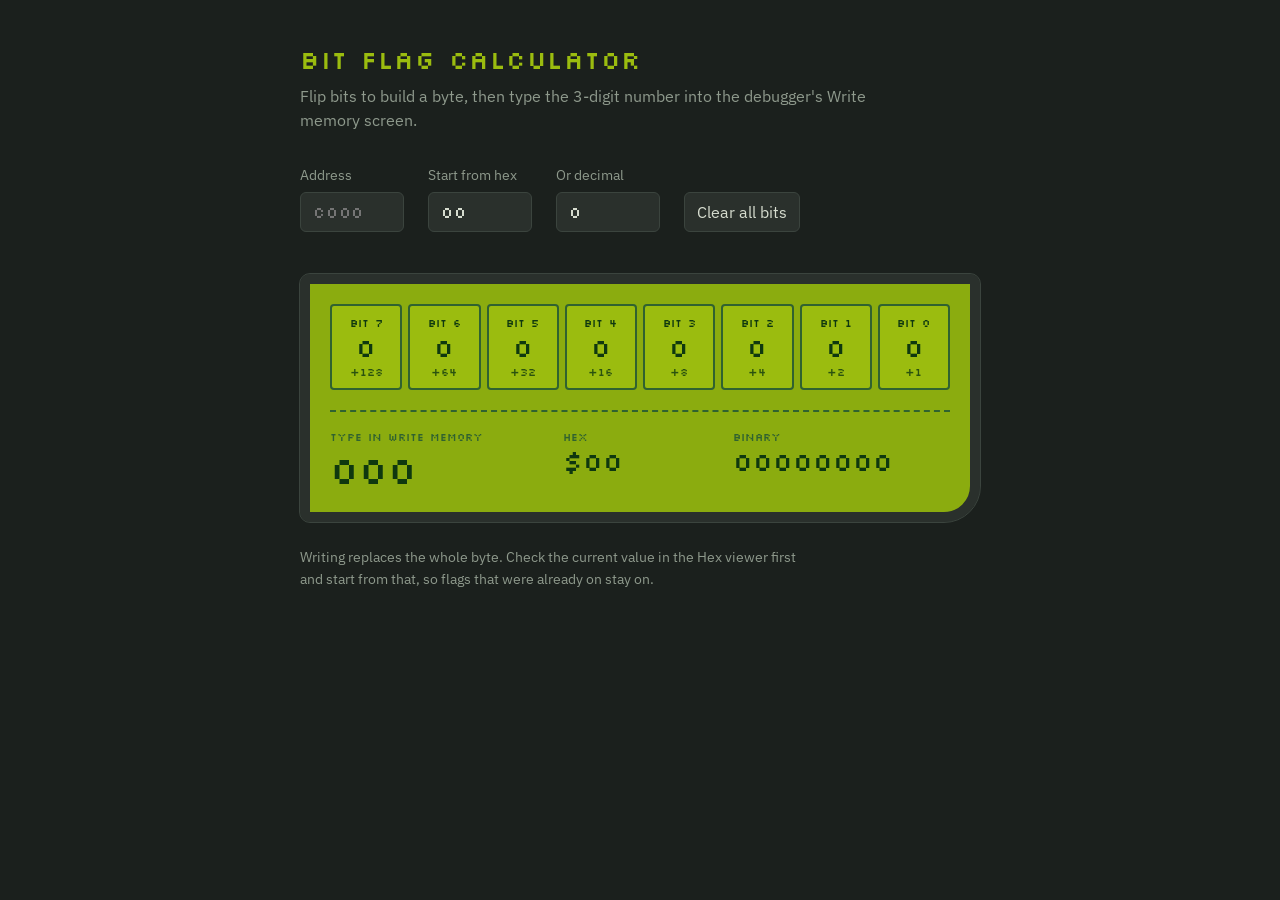
<file: docs/bit-calculator.html>
<!DOCTYPE html>
<html lang="en">
<head>
<meta charset="utf-8">
<meta name="viewport" content="width=device-width, initial-scale=1">
<title>Bit flag calculator</title>
<link rel="preconnect" href="https://fonts.googleapis.com">
<link rel="preconnect" href="https://fonts.gstatic.com" crossorigin>
<link href="https://fonts.googleapis.com/css2?family=Silkscreen&family=IBM+Plex+Sans:wght@400;500&display=swap" rel="stylesheet">
<style>
:root{
  --page:#1b201d;
  --shell:#2a302c;
  --edge:#3b443e;
  --ink:#d6dccf;
  --muted:#8e998c;
  --lcd-0:#9bbc0f;
  --lcd-1:#8bac0f;
  --lcd-2:#306230;
  --lcd-3:#0f380f;
  --warn:#e8a05a;
}
*{box-sizing:border-box}
html,body{margin:0;background:var(--page);color:var(--ink);font-family:"IBM Plex Sans",system-ui,sans-serif;font-size:16px;line-height:1.55}
main{max-width:720px;margin:0 auto;padding:2.5rem 1.25rem 3rem}
h1{font-family:"Silkscreen",monospace;font-weight:400;font-size:1.6rem;margin:0 0 .25rem;color:var(--lcd-0);letter-spacing:.02em}
.sub{color:var(--muted);margin:0 0 2rem;max-width:60ch}
.controls{display:flex;flex-wrap:wrap;gap:1rem 1.5rem;align-items:flex-end;margin-bottom:1.25rem}
.field{display:flex;flex-direction:column;gap:.35rem}
.field label{font-size:.85rem;color:var(--muted)}
input,select,button{font:inherit;color:var(--ink);background:var(--shell);border:1px solid var(--edge);border-radius:6px;height:40px;padding:0 .75rem}
input{width:6.5rem;font-family:"Silkscreen",monospace;letter-spacing:.05em}
select{padding-right:2rem}
button{cursor:pointer}
button:hover,input:hover,select:hover{border-color:var(--muted)}
:focus-visible{outline:2px solid var(--lcd-0);outline-offset:2px}
.err{color:var(--warn);font-size:.85rem;min-height:1.3em;margin:-.5rem 0 .75rem}
.lcd{background:var(--lcd-1);border:10px solid var(--shell);outline:1px solid var(--edge);border-radius:10px 10px 36px 10px;padding:1.25rem;color:var(--lcd-3);font-family:"Silkscreen",monospace}
.bits{display:grid;grid-template-columns:repeat(8,minmax(0,1fr));gap:6px}
.bit{height:auto;display:flex;flex-direction:column;align-items:center;gap:2px;padding:.5rem 0;background:var(--lcd-0);color:var(--lcd-3);border:2px solid var(--lcd-2);border-radius:4px;font-family:inherit}
.bit:hover{border-color:var(--lcd-3)}
.bit[aria-pressed="true"]{background:var(--lcd-3);color:var(--lcd-0);border-color:var(--lcd-3)}
.bit .n{font-size:.7rem}
.bit .v{font-size:1.6rem;line-height:1.1}
.bit .w{font-size:.7rem;opacity:.8}
.readout{display:grid;grid-template-columns:1.4fr 1fr 1.4fr;gap:1rem;margin-top:1.25rem;padding-top:1rem;border-top:2px dashed var(--lcd-2)}
.readout div span{display:block;font-size:.7rem;color:var(--lcd-2)}
.readout div b{font-weight:400;font-size:1.6rem;line-height:1.2}
.readout .big b{font-size:2.4rem}
.note{margin-top:1.5rem;color:var(--muted);font-size:.9rem;max-width:62ch}
@media (max-width:560px){
  .bit .v{font-size:1.2rem}
  .bit .n,.bit .w{font-size:.6rem}
  .readout{grid-template-columns:1fr 1fr}
  .readout .big{grid-column:1/-1}
}
</style>
</head>
<body>
<main>
  <h1>Bit flag calculator</h1>
  <p class="sub">Flip bits to build a byte, then type the 3-digit number into the debugger's Write memory screen.</p>

  <div class="controls">
    <div class="field">
      <label for="addr">Address</label>
      <input id="addr" placeholder="C000" maxlength="4" autocomplete="off" spellcheck="false">
    </div>
    <div class="field">
      <label for="hexin">Start from hex</label>
      <input id="hexin" value="00" maxlength="2" autocomplete="off" spellcheck="false">
    </div>
    <div class="field">
      <label for="decin">Or decimal</label>
      <input id="decin" value="0" maxlength="3" inputmode="numeric" autocomplete="off">
    </div>
    <button id="clear" type="button">Clear all bits</button>
  </div>
  <div class="err" id="err" role="alert"></div>

  <section class="lcd" aria-label="Byte editor">
    <div class="bits" id="bits"></div>
    <div class="readout">
      <div class="big"><span id="writeLabel">Type in Write memory</span><b id="outDec">000</b></div>
      <div><span>Hex</span><b id="outHex">$00</b></div>
      <div><span>Binary</span><b id="outBin">00000000</b></div>
    </div>
  </section>

  <p class="note">Writing replaces the whole byte. Check the current value in the Hex viewer first and start from that, so flags that were already on stay on.</p>
</main>

<script>
const labels = Array.from({length: 8}, (_, i) => "Bit " + i);

let value = 0;

const bitsEl = document.getElementById("bits");
const hexIn = document.getElementById("hexin");
const decIn = document.getElementById("decin");
const err = document.getElementById("err");

for (let i = 7; i >= 0; i--) {
  const b = document.createElement("button");
  b.type = "button";
  b.className = "bit";
  b.dataset.i = i;
  b.innerHTML = '<span class="n">bit ' + i + '</span><span class="v">0</span><span class="w">+' + (1 << i) + '</span>';
  b.addEventListener("click", () => { value ^= (1 << i); render("bits"); });
  bitsEl.appendChild(b);
}

function render(source) {
  const hex = value.toString(16).toUpperCase().padStart(2, "0");
  document.querySelectorAll(".bit").forEach(b => {
    const on = (value >> b.dataset.i) & 1;
    b.setAttribute("aria-pressed", on ? "true" : "false");
    b.setAttribute("aria-label", labels[b.dataset.i] + ", " + (on ? "on" : "off"));
    b.querySelector(".v").textContent = on;
  });
  const a = document.getElementById("addr").value.trim();
  document.getElementById("writeLabel").textContent = a.length === 4 ? "Type in Write memory at " + a : "Type in Write memory";
  document.getElementById("outDec").textContent = String(value).padStart(3, "0");
  document.getElementById("outHex").textContent = "$" + hex;
  document.getElementById("outBin").textContent = value.toString(2).padStart(8, "0");
  if (source !== "hex") hexIn.value = hex;
  if (source !== "dec") decIn.value = value;
  if (source === "bits") err.textContent = "";
}

hexIn.addEventListener("input", () => {
  const t = hexIn.value.trim();
  if (!/^[0-9a-fA-F]{1,2}$/.test(t)) { err.textContent = "Hex needs 1 or 2 digits from 0-9 and A-F, like 01 or 3F."; return; }
  err.textContent = "";
  value = parseInt(t, 16);
  render("hex");
});

decIn.addEventListener("input", () => {
  const t = decIn.value.trim();
  const n = Number(t);
  if (!/^\d{1,3}$/.test(t) || n > 255) { err.textContent = "Decimal must be a whole number from 0 to 255."; return; }
  err.textContent = "";
  value = n;
  render("dec");
});

const addrIn = document.getElementById("addr");
addrIn.addEventListener("input", () => {
  const t = addrIn.value.trim();
  if (t && !/^[0-9a-fA-F]{1,4}$/.test(t)) { err.textContent = "Address needs up to 4 hex digits, like C000."; return; }
  err.textContent = "";
  addrIn.value = t.toUpperCase();
  render("bits");
});

document.getElementById("clear").addEventListener("click", () => { value = 0; render("bits"); });

render("bits");
</script>
</body>
</html>
</file>
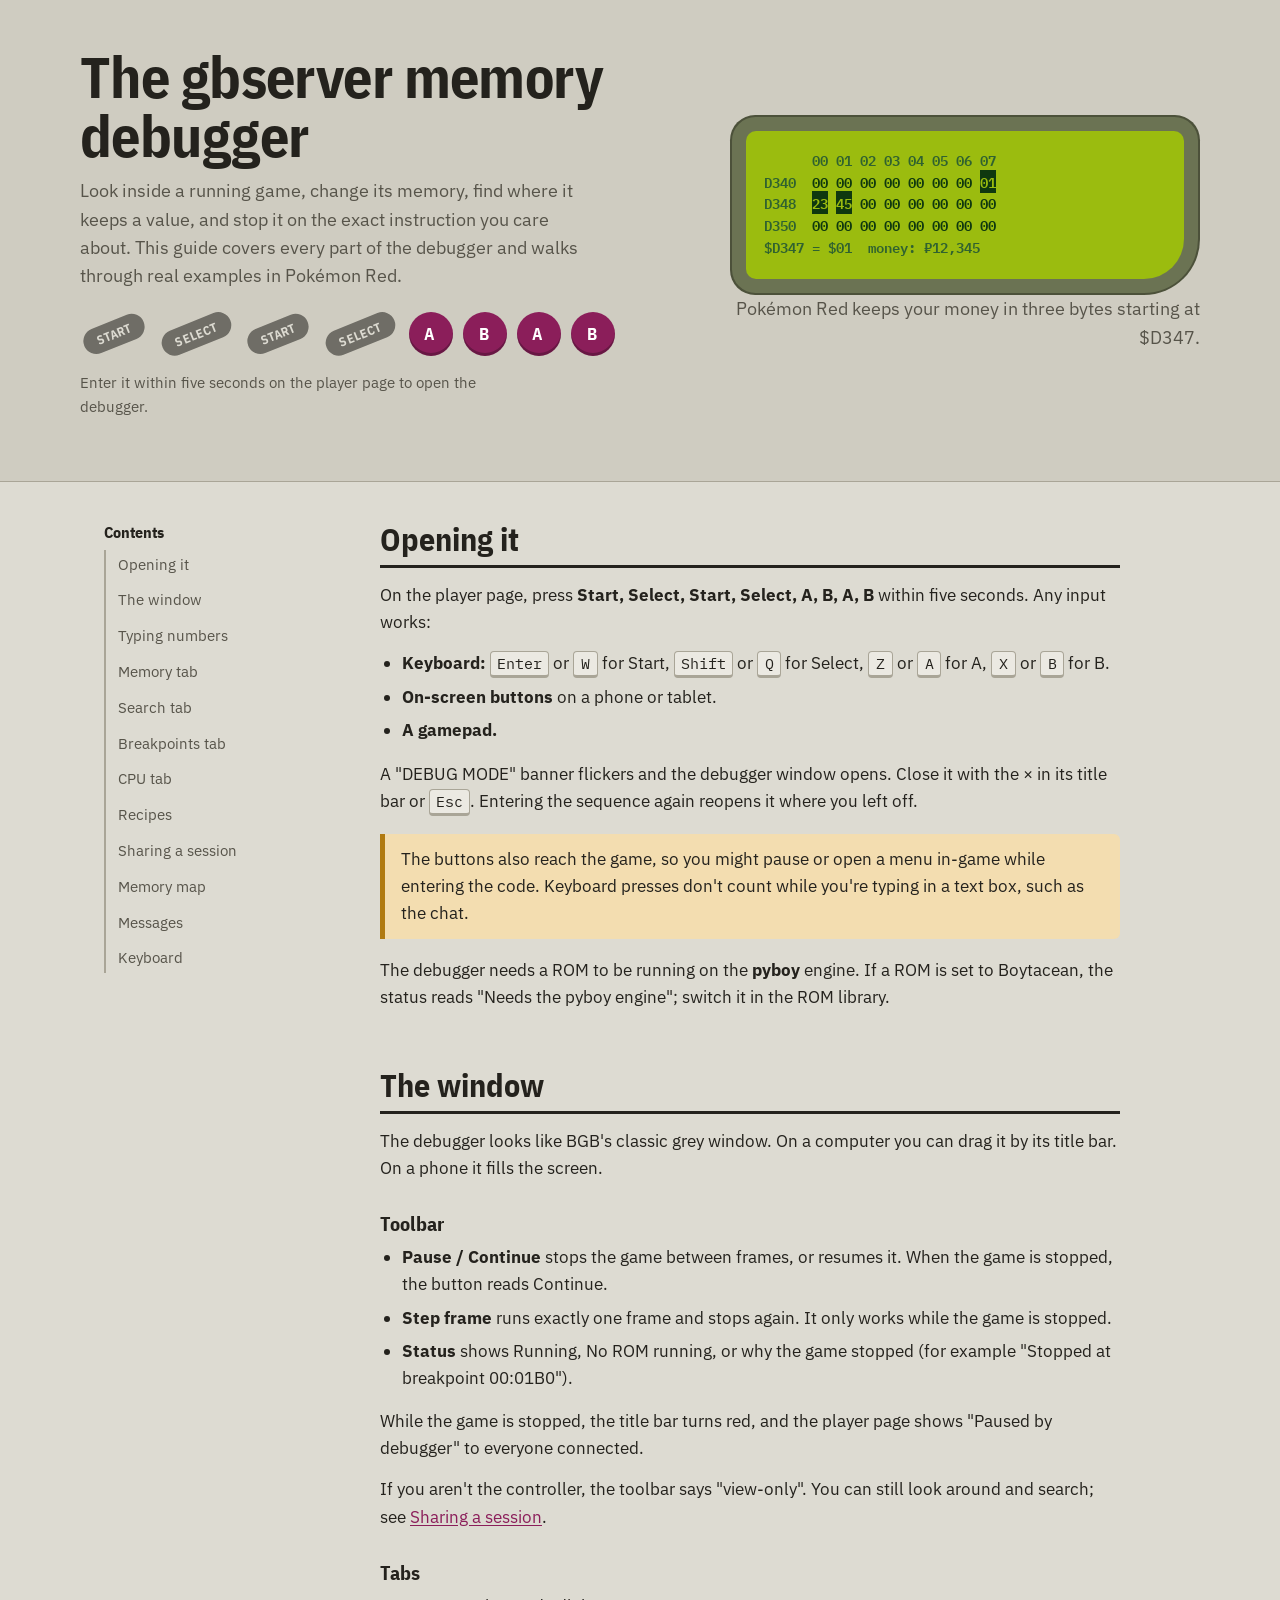
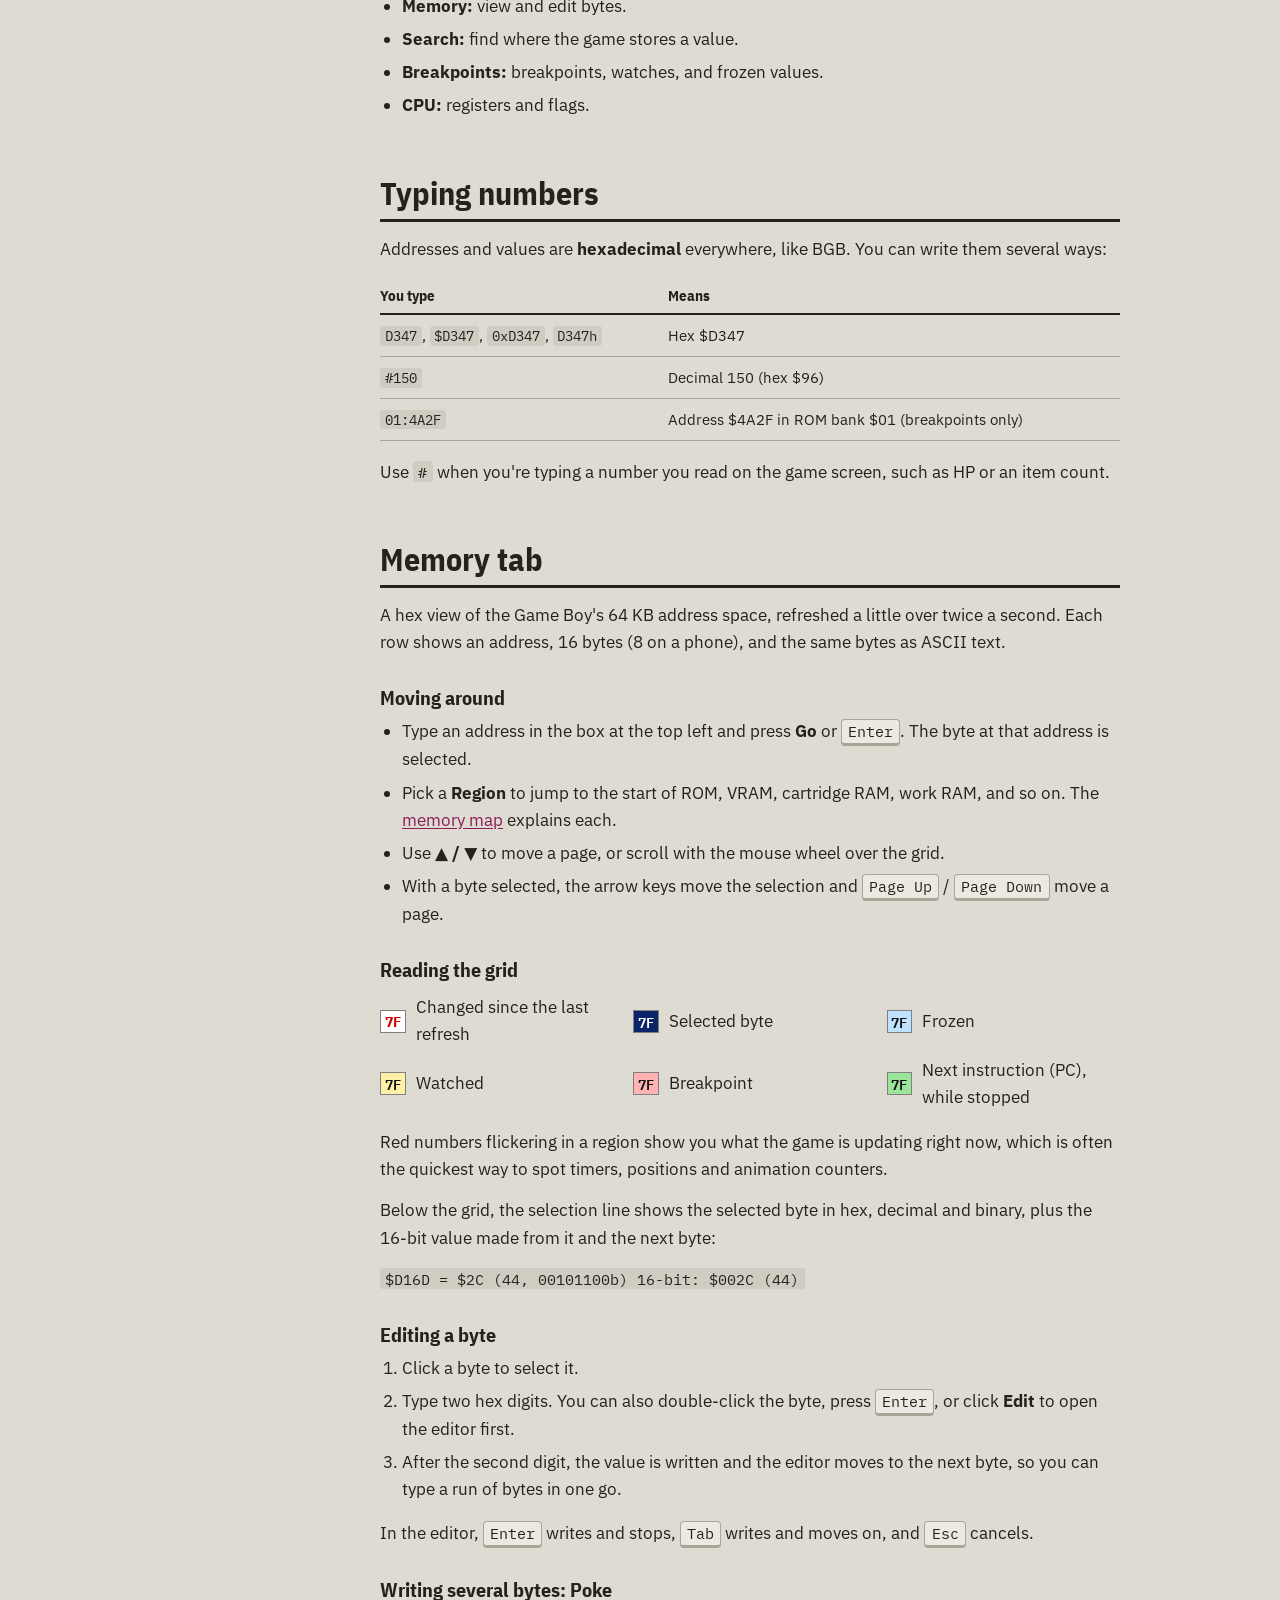
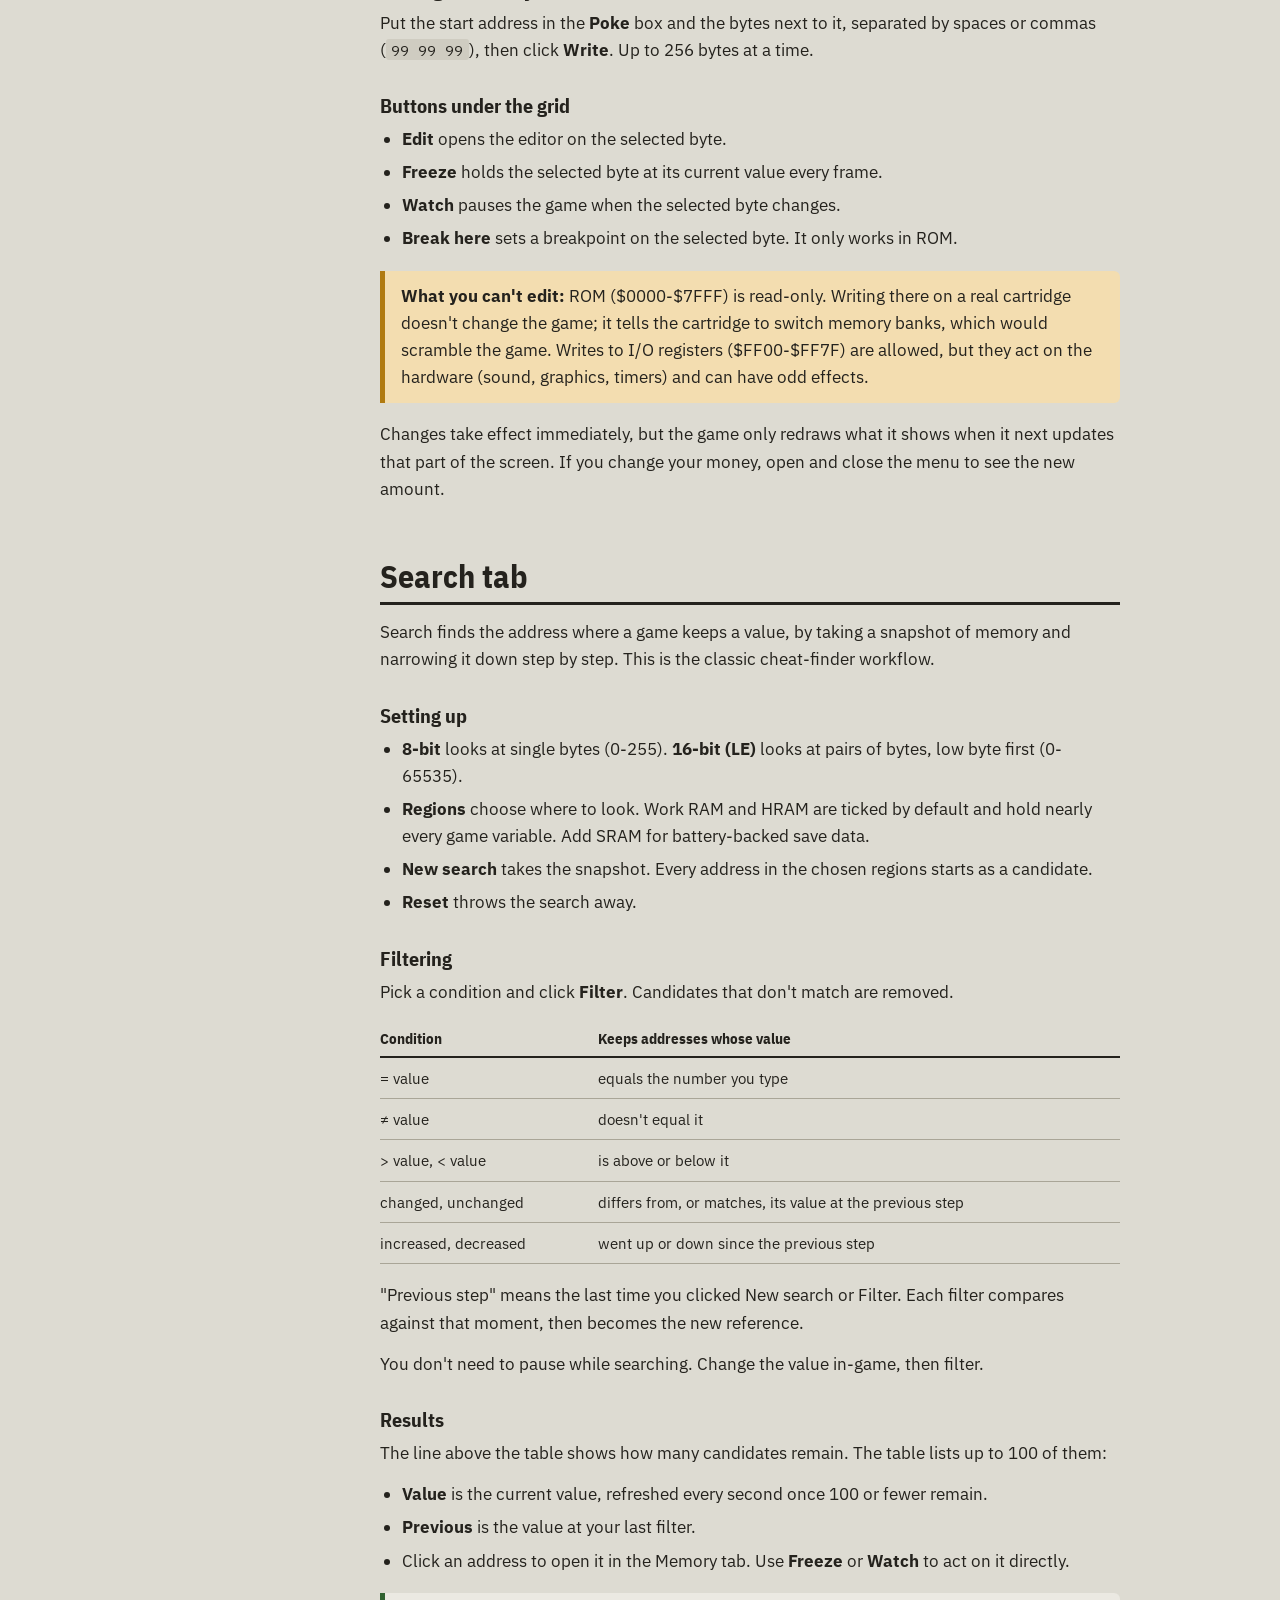
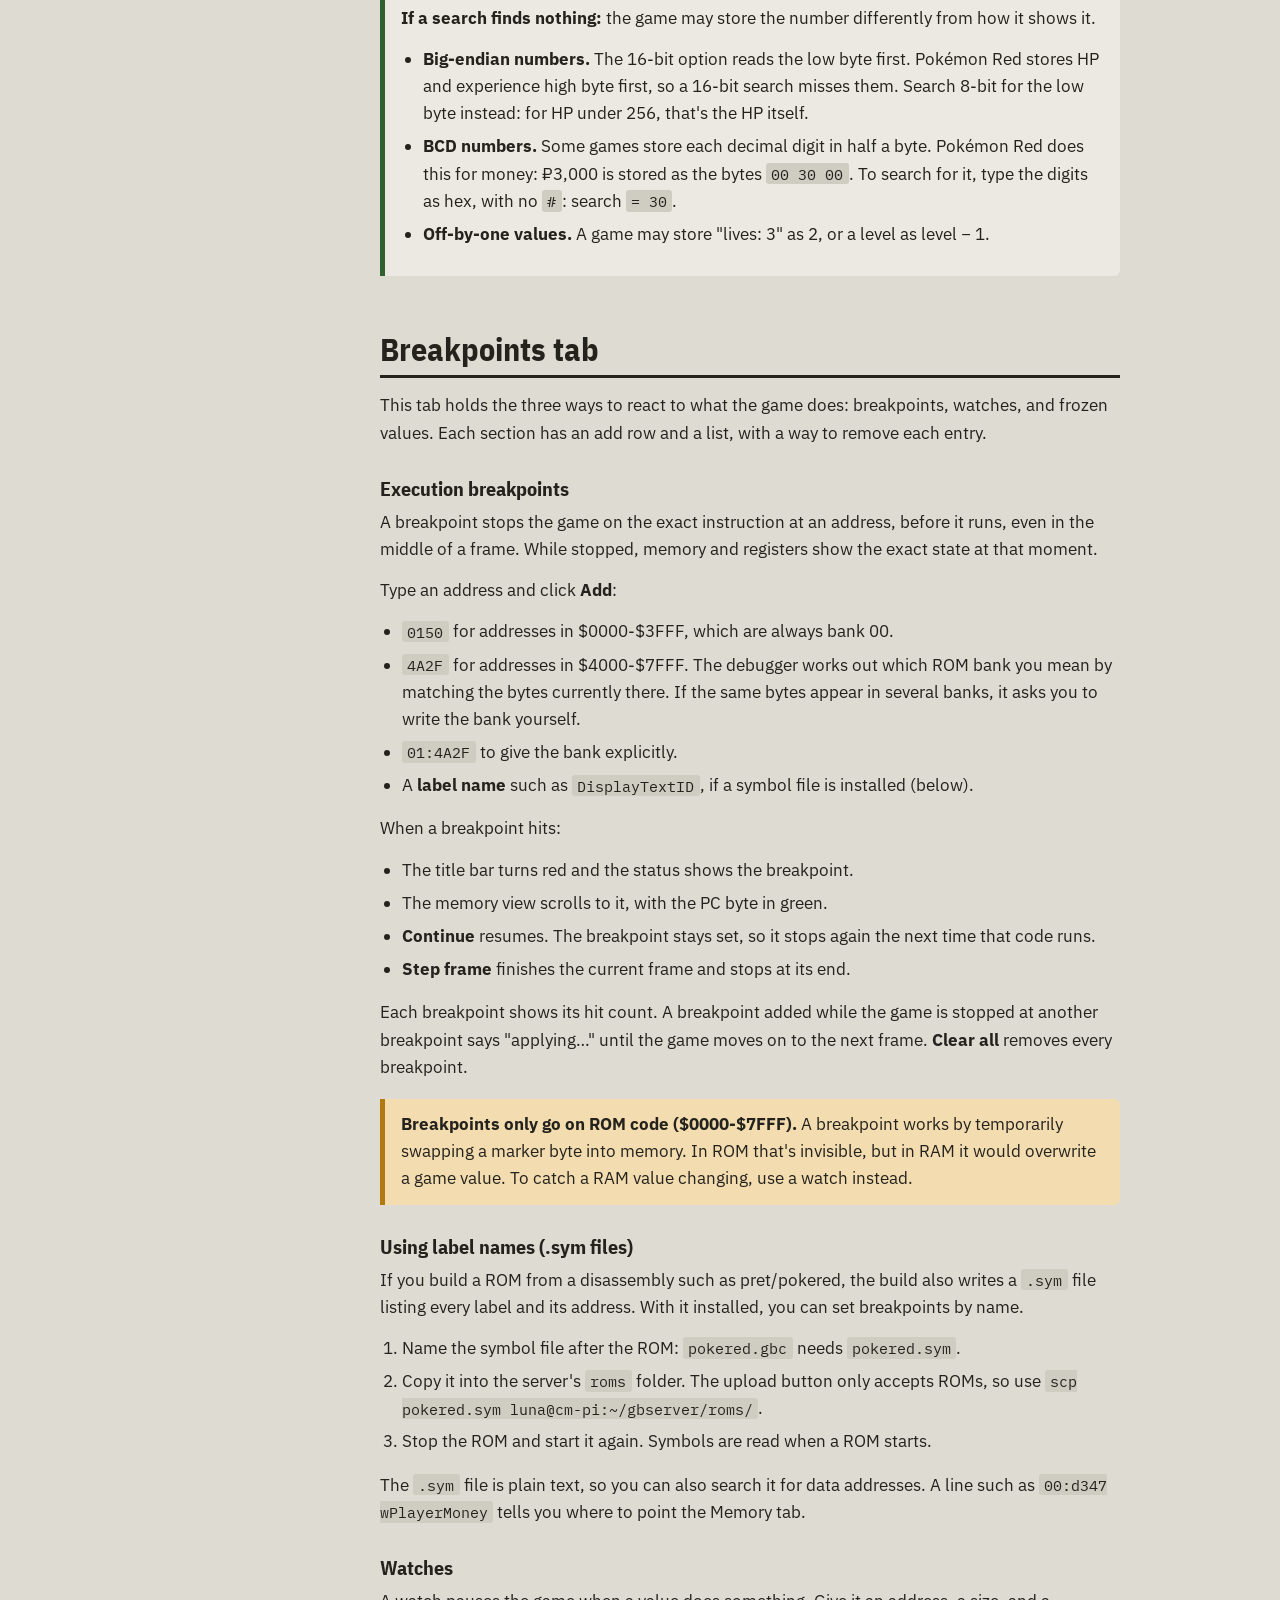
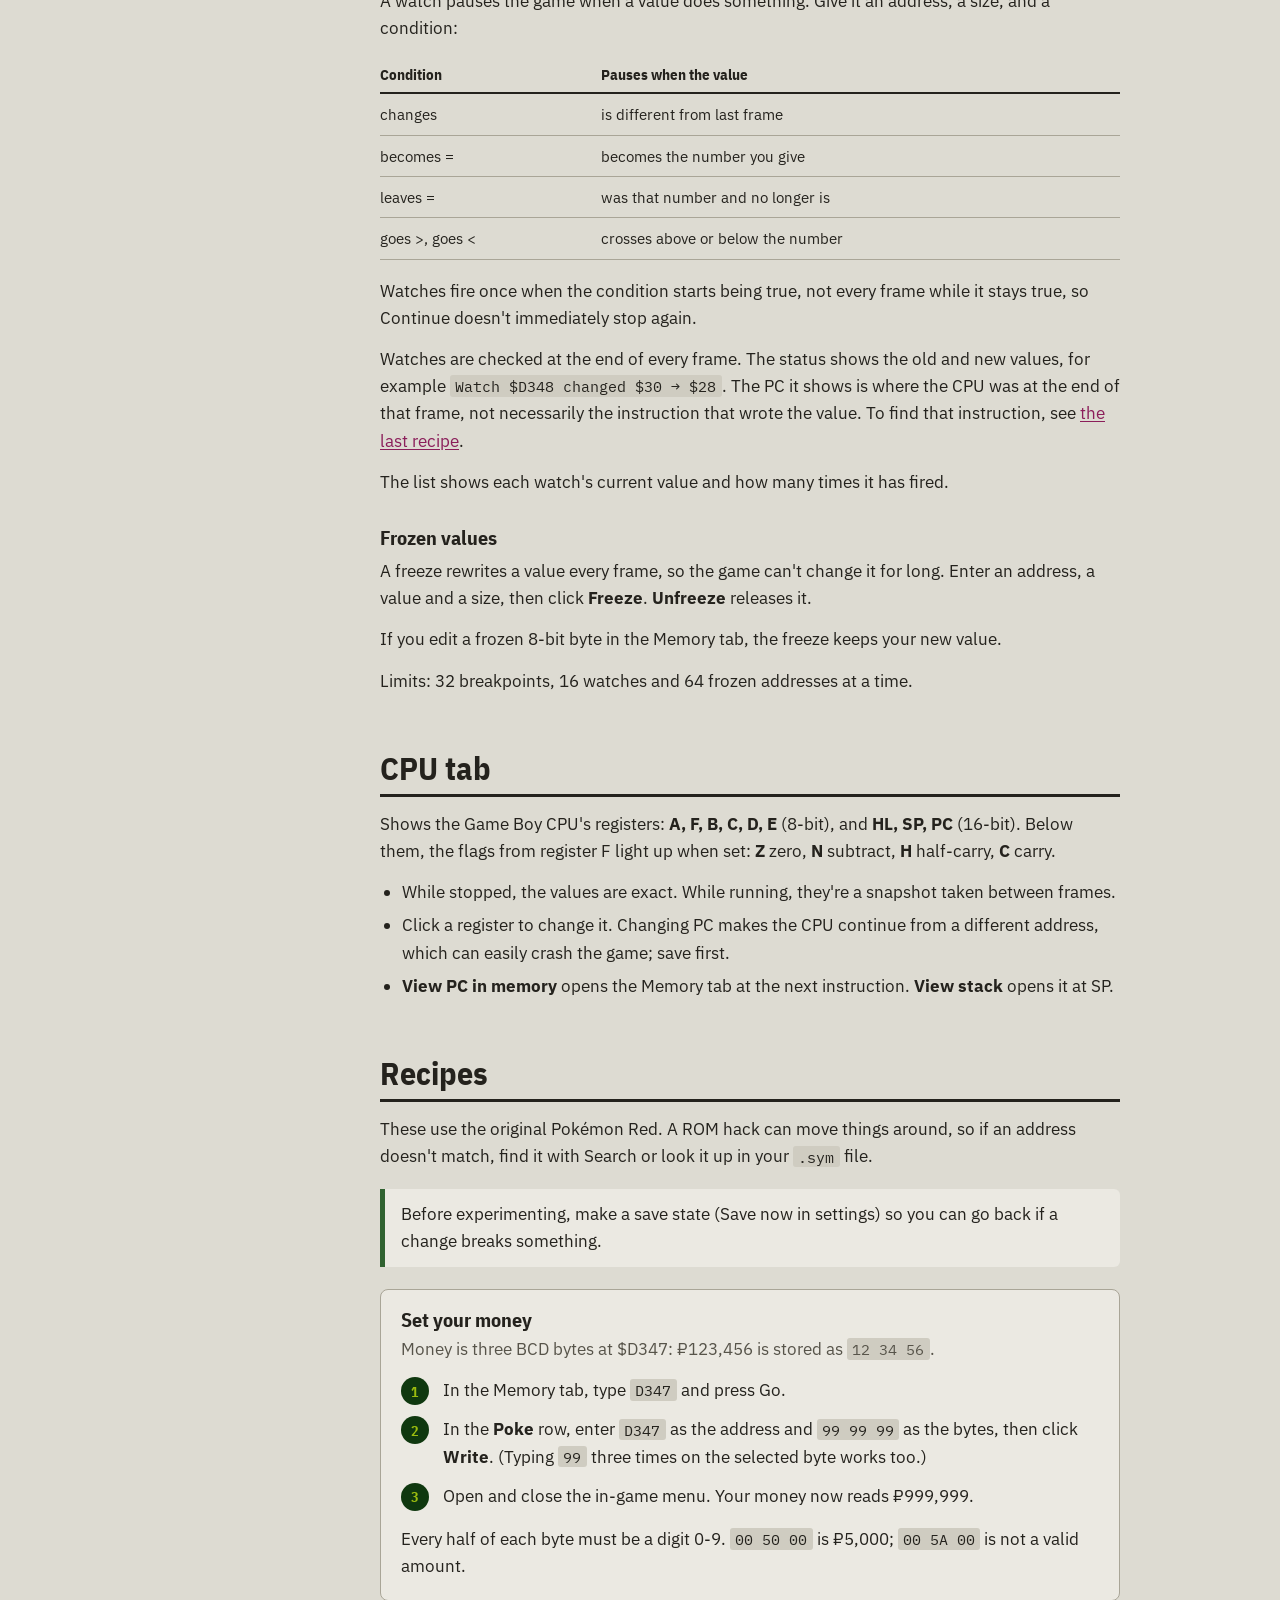
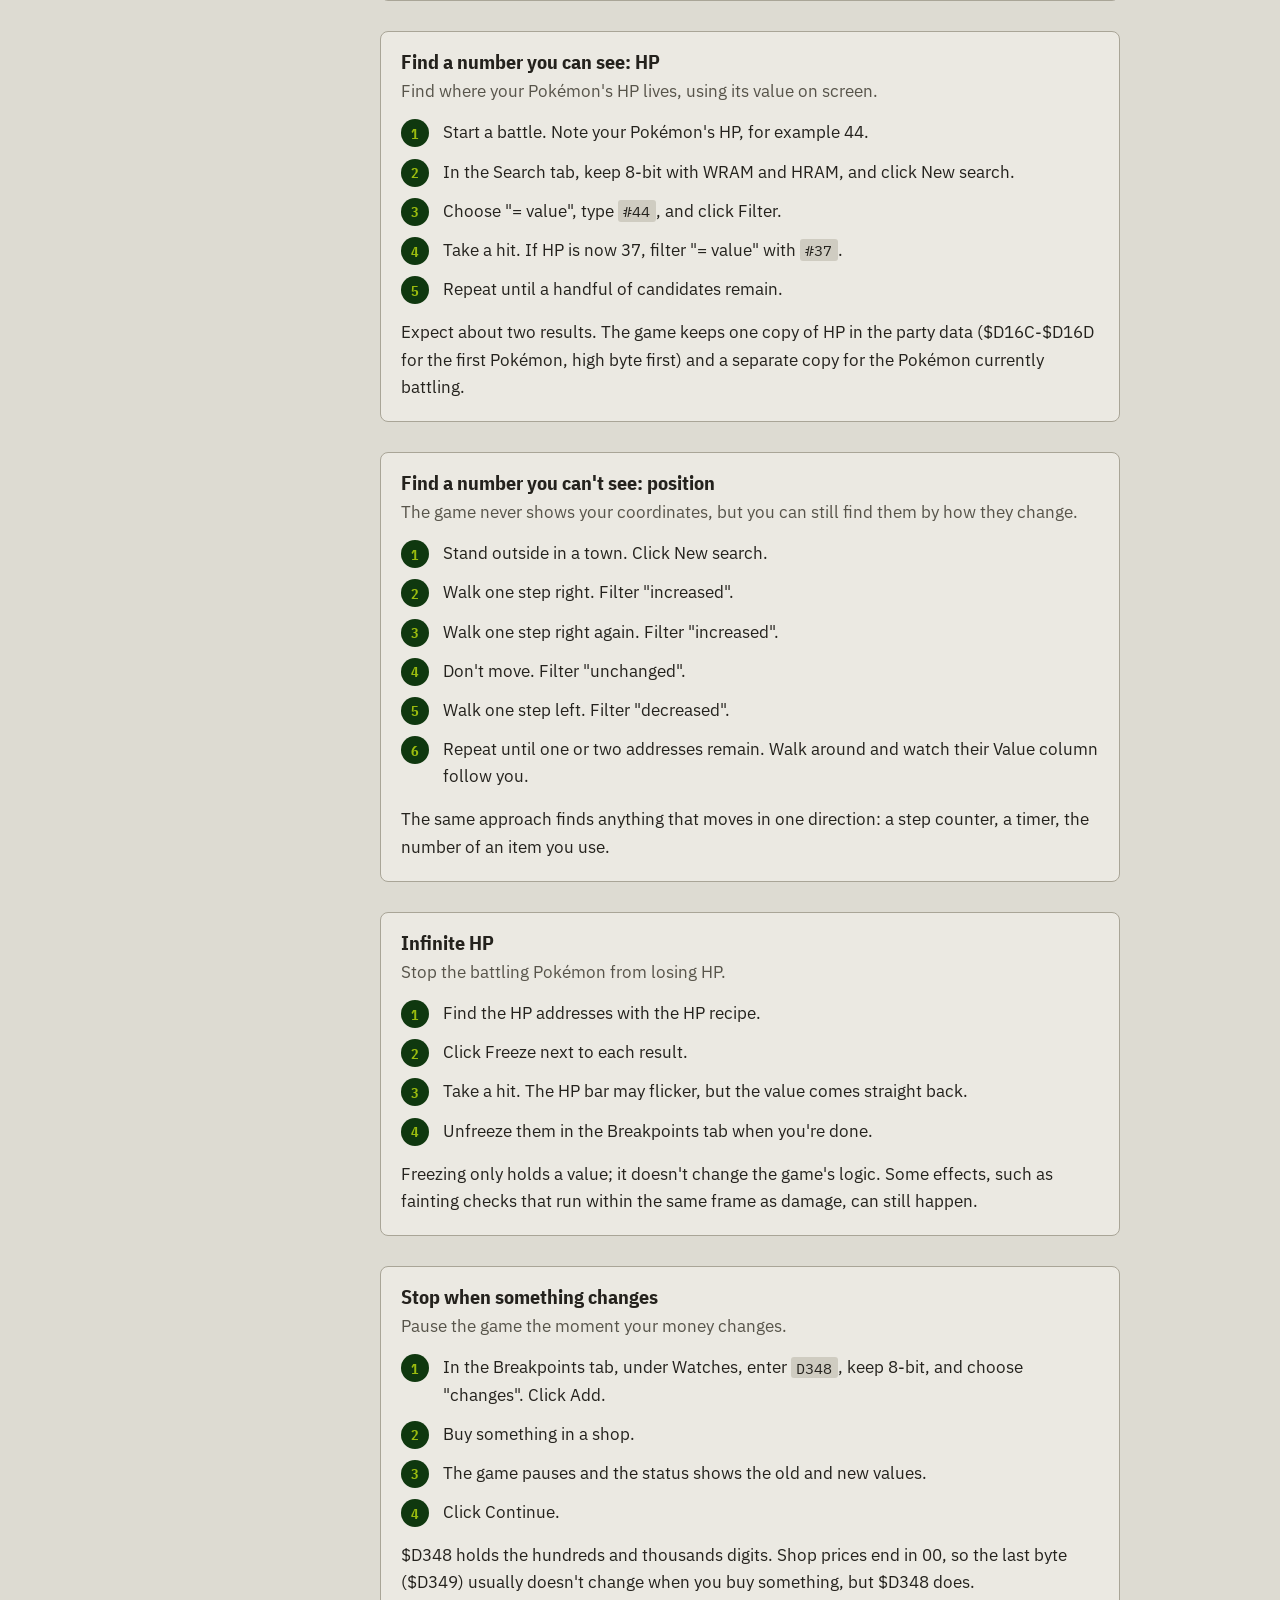
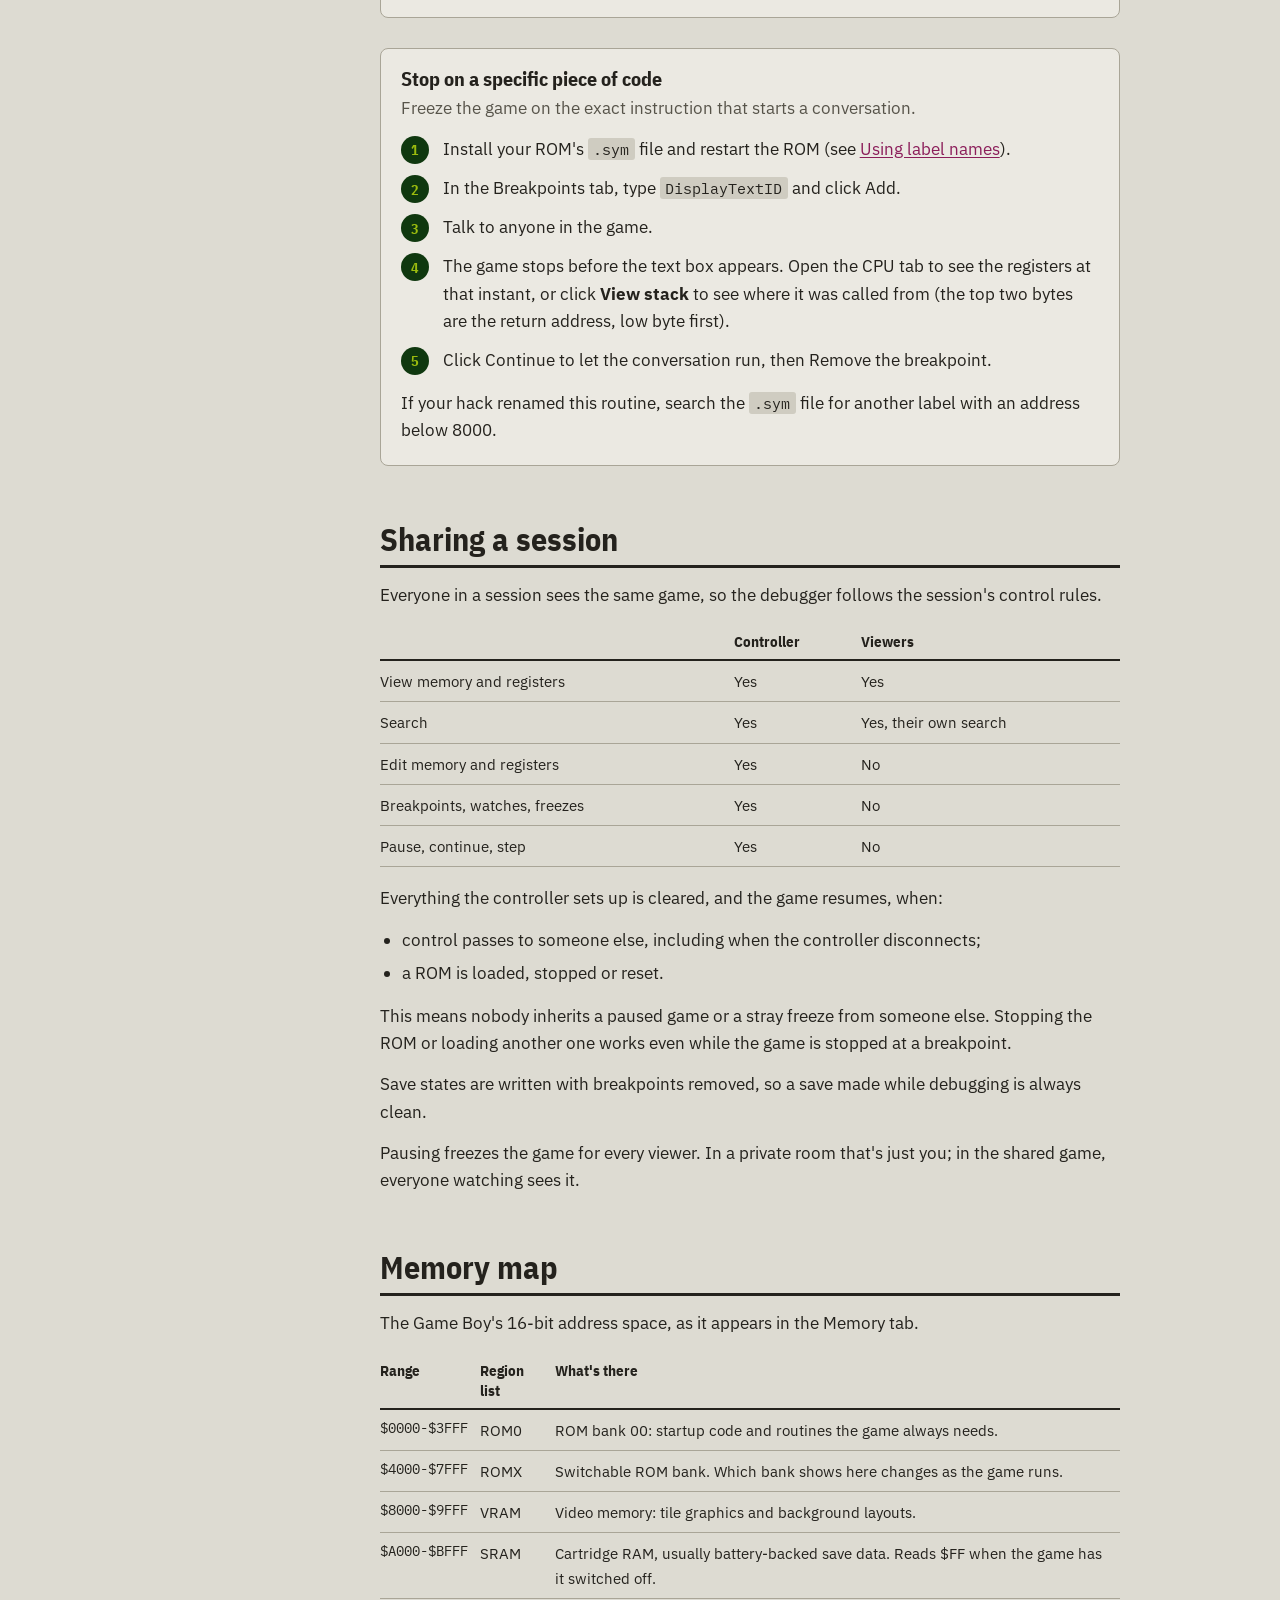
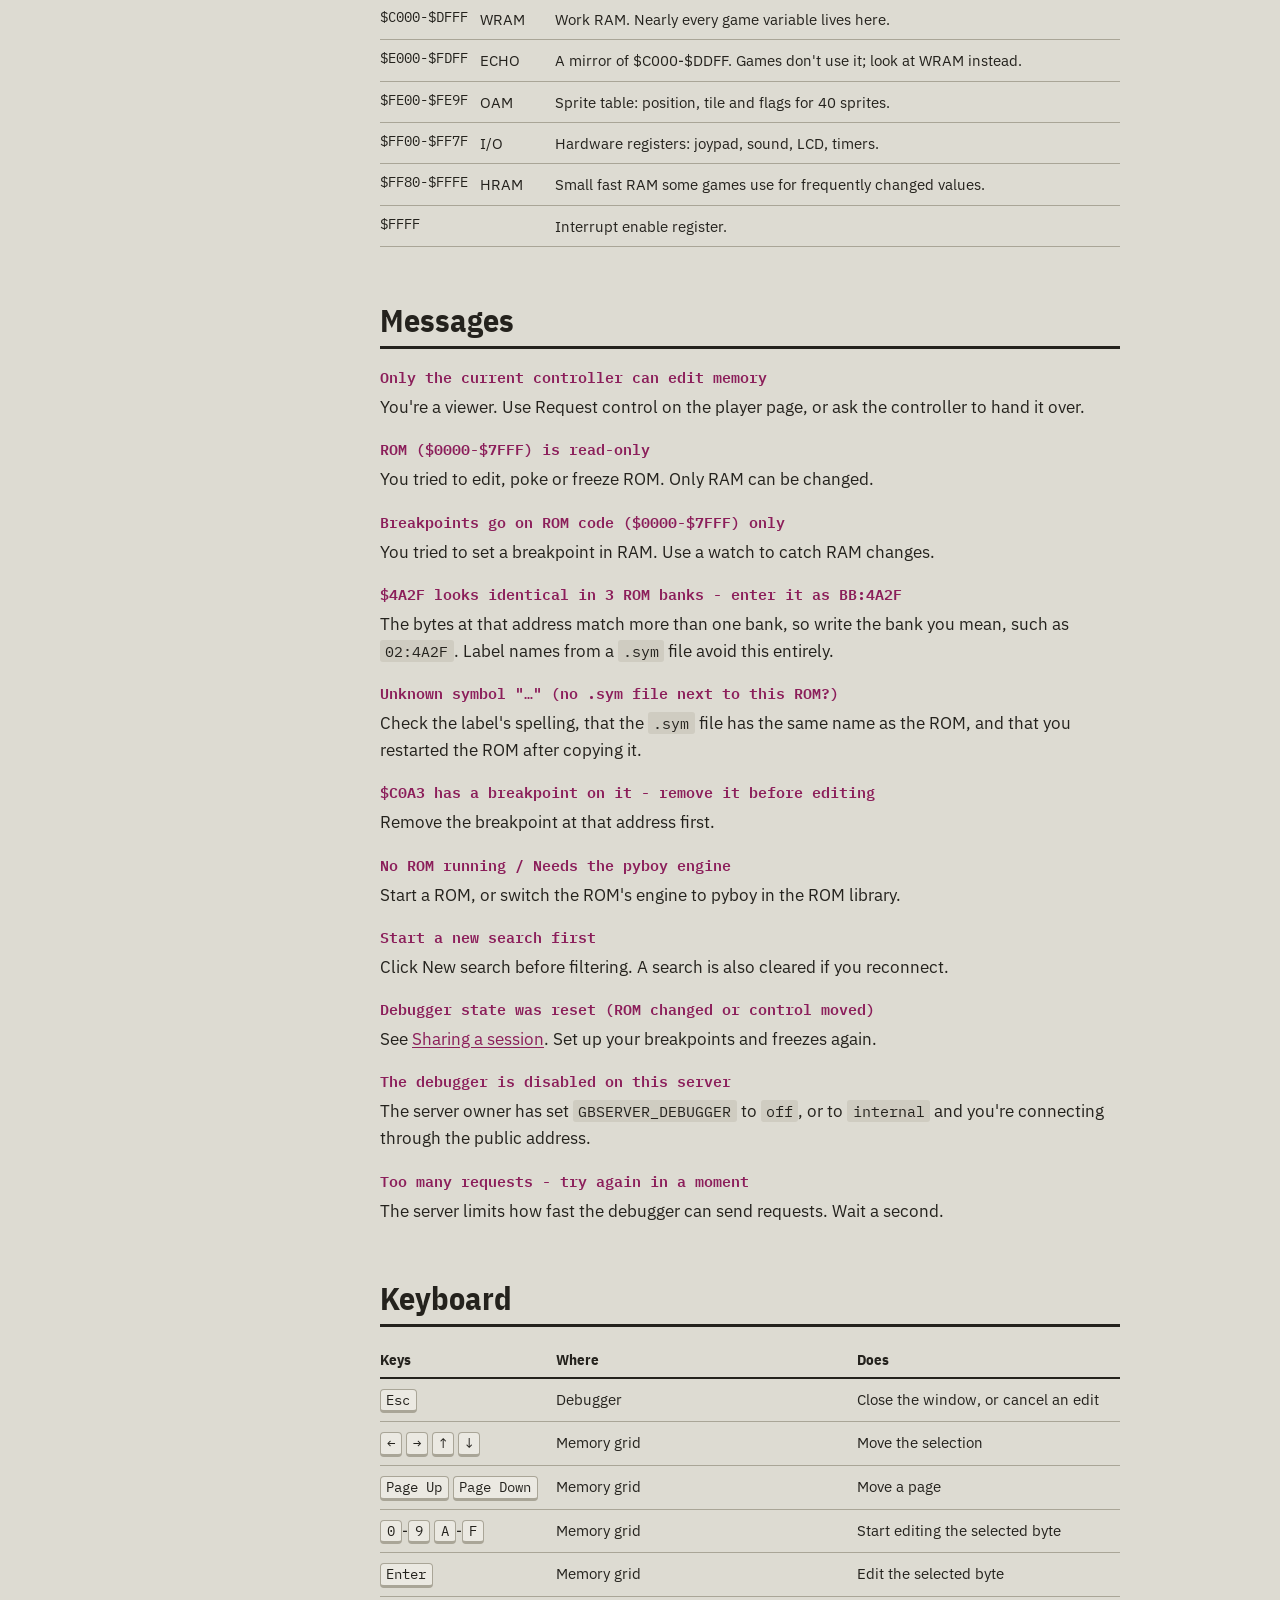
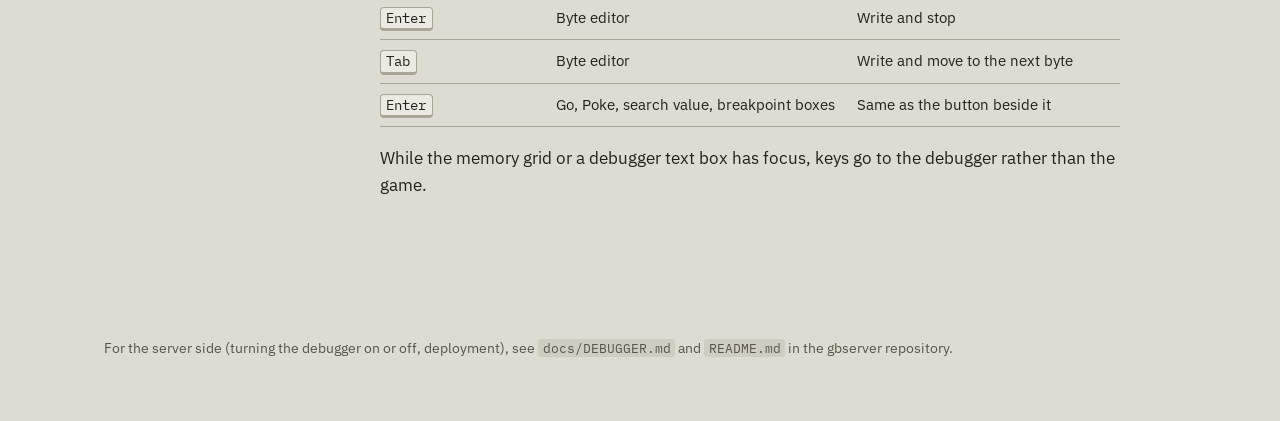
<file: docs/gbserver-debugger-guide.html>
<!doctype html>
<html lang="en">
<head>
<meta charset="utf-8">
<meta name="viewport" content="width=device-width, initial-scale=1">
<title>gbserver debugger guide</title>
<link rel="preconnect" href="https://fonts.googleapis.com">
<link rel="preconnect" href="https://fonts.gstatic.com" crossorigin>
<link href="https://fonts.googleapis.com/css2?family=IBM+Plex+Mono:wght@400;600&family=IBM+Plex+Sans+Condensed:wght@600;700&family=IBM+Plex+Sans:ital,wght@0,400;0,600;1,400&display=swap" rel="stylesheet">
<style>
:root {
  --paper: #dddbd2;
  --paper-2: #cfccc1;
  --panel: #ebe9e2;
  --ink: #24221d;
  --ink-soft: #57544a;
  --rule: #a9a597;
  --magenta: #8b1e5a;
  --magenta-ink: #ffffff;
  --screen: #9bbc0f;
  --screen-2: #8bac0f;
  --screen-ink: #0f380f;
  --screen-mid: #306230;
  --warn-bg: #f3ddb0;
  --warn-edge: #b07a10;
  --chip-changed: #d40000;
  --chip-frozen: #bfe3ff;
  --chip-watched: #fff0a8;
  --chip-brk: #ffb3b3;
  --chip-pc: #9be59b;
  --chip-sel: #0a246a;
  --sans: "IBM Plex Sans", "Segoe UI", system-ui, sans-serif;
  --cond: "IBM Plex Sans Condensed", "Arial Narrow", "Segoe UI", sans-serif;
  --mono: "IBM Plex Mono", ui-monospace, Consolas, monospace;
  color-scheme: light;
}
@media (prefers-color-scheme: dark) {
  :root:not([data-theme="light"]) {
    --paper: #232227; --paper-2: #2c2b31; --panel: #2f2e35; --ink: #e9e6dc; --ink-soft: #b3afa3;
    --rule: #4a4852; --magenta: #c94a84; --magenta-ink: #1a0b12; --warn-bg: #3b3120; --warn-edge: #d9a33a;
    color-scheme: dark;
  }
}
:root[data-theme="dark"] {
  --paper: #232227; --paper-2: #2c2b31; --panel: #2f2e35; --ink: #e9e6dc; --ink-soft: #b3afa3;
  --rule: #4a4852; --magenta: #c94a84; --magenta-ink: #1a0b12; --warn-bg: #3b3120; --warn-edge: #d9a33a;
  color-scheme: dark;
}

* { box-sizing: border-box; }
html { scroll-behavior: smooth; scroll-padding-top: 16px; }
@media (prefers-reduced-motion: reduce) { html { scroll-behavior: auto; } }
body {
  margin: 0;
  background: var(--paper);
  color: var(--ink);
  font: 17px/1.6 var(--sans);
}
a { color: var(--magenta); text-underline-offset: 2px; }
a:focus-visible, button:focus-visible { outline: 3px solid var(--magenta); outline-offset: 2px; }
code, kbd, .mono { font-family: var(--mono); font-size: 0.9em; }
code { background: var(--paper-2); padding: 0.05em 0.35em; border-radius: 3px; }
kbd {
  display: inline-block;
  min-width: 1.6em;
  padding: 0 0.4em;
  text-align: center;
  background: var(--panel);
  border: 1px solid var(--rule);
  border-bottom-width: 3px;
  border-radius: 4px;
  line-height: 1.5;
}

/* ---- hero ------------------------------------------------------------- */
.hero {
  background: var(--paper-2);
  border-bottom: 1px solid var(--rule);
  padding: 48px 24px 40px;
}
.hero-inner {
  max-width: 1120px;
  margin: 0 auto;
  display: grid;
  grid-template-columns: minmax(0, 1fr) minmax(0, 470px);
  gap: 48px;
  align-items: center;
}
.hero h1 {
  margin: 0 0 12px;
  font: 700 clamp(2.4rem, 5vw, 3.6rem)/1.02 var(--cond);
  letter-spacing: -0.01em;
}
.hero p { margin: 0 0 22px; max-width: 46ch; color: var(--ink-soft); font-size: 1.1rem; }

.sequence { display: flex; flex-wrap: wrap; align-items: center; gap: 10px; margin: 0; padding: 0; list-style: none; }
.sequence li { display: contents; }
.pill, .round {
  display: inline-flex; align-items: center; justify-content: center;
  font: 700 0.78rem/1 var(--cond); letter-spacing: 0.06em;
}
.pill {
  height: 26px; padding: 0 14px;
  color: var(--paper);
  background: #6f6d66;
  border-radius: 13px;
  transform: rotate(-22deg);
  margin: 6px 2px;
}
.round {
  width: 44px; height: 44px;
  color: var(--magenta-ink);
  background: var(--magenta);
  border-radius: 50%;
  font-size: 1.05rem;
  box-shadow: inset 0 -3px 0 rgba(0,0,0,0.25);
}
.sequence-note { margin-top: 14px !important; font-size: 0.95rem !important; }

.screen {
  background: var(--screen);
  color: var(--screen-ink);
  border-radius: 10px 10px 40px 10px;
  padding: 18px 18px 22px;
  box-shadow: 0 0 0 14px #6b7353, 0 0 0 16px #4c513a;
  margin: 16px;
  font: 600 14px/1.55 var(--mono);
  overflow-x: auto;
}
.screen .row { white-space: pre; }
.screen .dim { color: var(--screen-mid); }
.screen .hot { background: var(--screen-ink); color: var(--screen); }
.screen-caption { margin: 26px 16px 0; font-size: 0.85rem; color: var(--ink-soft); text-align: right; }

/* ---- layout ----------------------------------------------------------- */
.layout {
  max-width: 1120px;
  margin: 0 auto;
  padding: 40px 24px 80px;
  display: grid;
  grid-template-columns: 220px minmax(0, 1fr);
  gap: 56px;
}
nav.toc { position: sticky; top: 16px; align-self: start; font-size: 0.93rem; }
nav.toc p { margin: 0 0 8px; font: 700 1rem var(--cond); }
nav.toc ol { list-style: none; margin: 0; padding: 0; border-left: 2px solid var(--rule); }
nav.toc a { display: block; padding: 3px 0 3px 12px; margin-left: -2px; border-left: 2px solid transparent; color: var(--ink-soft); text-decoration: none; }
nav.toc a:hover { color: var(--ink); border-left-color: var(--magenta); }

main { max-width: 74ch; }
section { margin-bottom: 56px; }
h2 {
  margin: 0 0 14px;
  font: 700 2rem/1.1 var(--cond);
  padding-bottom: 8px;
  border-bottom: 3px solid var(--ink);
}
h3 { margin: 30px 0 8px; font: 700 1.25rem/1.2 var(--cond); }
p { margin: 0 0 14px; }
ul, ol { margin: 0 0 16px; padding-left: 1.3em; }
li { margin-bottom: 6px; }

.callout {
  margin: 18px 0;
  padding: 12px 16px;
  background: var(--warn-bg);
  border-left: 5px solid var(--warn-edge);
  border-radius: 0 6px 6px 0;
}
.callout p:last-child { margin: 0; }
.tip { background: var(--panel); border-left-color: var(--screen-mid); }

.table-wrap { overflow-x: auto; margin: 12px 0 18px; }
table { border-collapse: collapse; width: 100%; font-size: 0.95rem; }
th, td { text-align: left; vertical-align: top; padding: 8px 12px 8px 0; border-bottom: 1px solid var(--rule); }
th { font: 700 0.95rem var(--cond); border-bottom: 2px solid var(--ink); }
td:first-child { white-space: nowrap; }

.legend { display: grid; grid-template-columns: repeat(auto-fill, minmax(220px, 1fr)); gap: 8px 20px; margin: 12px 0 18px; padding: 0; list-style: none; }
.legend li { display: flex; align-items: center; gap: 10px; margin: 0; }
.chip {
  flex: none;
  width: 3.2ch; height: 1.6em;
  display: inline-flex; align-items: center; justify-content: center;
  font: 600 0.9rem var(--mono);
  color: #111; background: #fff; border: 1px solid #808080;
}
.chip.changed { color: var(--chip-changed); font-weight: 700; }
.chip.frozen { background: var(--chip-frozen); }
.chip.watched { background: var(--chip-watched); }
.chip.brk { background: var(--chip-brk); }
.chip.pc { background: var(--chip-pc); }
.chip.sel { background: var(--chip-sel); color: #fff; }

/* recipes are real sequences, so they get numbered steps */
.recipe {
  margin: 22px 0 30px;
  padding: 18px 20px 6px;
  background: var(--panel);
  border: 1px solid var(--rule);
  border-radius: 8px;
}
.recipe h3 { margin-top: 0; }
.recipe .goal { color: var(--ink-soft); margin-top: -4px; }
.steps { counter-reset: step; list-style: none; padding: 0; }
.steps > li { counter-increment: step; position: relative; padding-left: 42px; margin-bottom: 12px; }
.steps > li::before {
  content: counter(step);
  position: absolute; left: 0; top: 0;
  width: 28px; height: 28px;
  display: flex; align-items: center; justify-content: center;
  font: 700 0.9rem var(--cond);
  color: var(--screen);
  background: var(--screen-ink);
  border-radius: 50%;
}

dl.messages { margin: 0; }
dl.messages dt { margin-top: 16px; font: 600 0.92rem var(--mono); color: var(--magenta); }
dl.messages dd { margin: 4px 0 0; }

footer { max-width: 1120px; margin: 0 auto; padding: 0 24px 48px; color: var(--ink-soft); font-size: 0.9rem; }

@media (max-width: 880px) {
  .hero-inner { grid-template-columns: 1fr; gap: 28px; }
  .layout { grid-template-columns: minmax(0, 1fr); gap: 24px; padding-top: 28px; }
  nav.toc { position: static; }
  nav.toc ol { columns: 2; column-gap: 20px; border-left: 0; }
  nav.toc a { padding-left: 0; border-left: 0; }
  .screen { font-size: 12px; }
}
@media (max-width: 480px) {
  nav.toc, nav.toc ol { min-width: 0; max-width: 100%; }
  nav.toc ol { columns: 1; }
}
</style>
</head>
<body>

<header class="hero">
  <div class="hero-inner">
    <div>
      <h1>The gbserver memory debugger</h1>
      <p>Look inside a running game, change its memory, find where it keeps a value, and stop it on the exact instruction you care about. This guide covers every part of the debugger and walks through real examples in Pokémon Red.</p>
      <ol class="sequence" aria-label="Button sequence: Start, Select, Start, Select, A, B, A, B">
        <li><span class="pill">START</span></li>
        <li><span class="pill">SELECT</span></li>
        <li><span class="pill">START</span></li>
        <li><span class="pill">SELECT</span></li>
        <li><span class="round">A</span></li>
        <li><span class="round">B</span></li>
        <li><span class="round">A</span></li>
        <li><span class="round">B</span></li>
      </ol>
      <p class="sequence-note">Enter it within five seconds on the player page to open the debugger.</p>
    </div>
    <div>
      <div class="screen" aria-label="Example memory view showing money bytes at D347">
<div class="row dim">      00 01 02 03 04 05 06 07</div>
<div class="row"><span class="dim">D340</span>  00 00 00 00 00 00 00 <span class="hot">01</span></div>
<div class="row"><span class="dim">D348</span>  <span class="hot">23</span> <span class="hot">45</span> 00 00 00 00 00 00</div>
<div class="row"><span class="dim">D350</span>  00 00 00 00 00 00 00 00</div>
<div class="row dim">$D347 = $01  money: ₽12,345</div>
      </div>
      <p class="screen-caption">Pokémon Red keeps your money in three bytes starting at $D347.</p>
    </div>
  </div>
</header>

<div class="layout">
  <nav class="toc" aria-label="Contents">
    <p>Contents</p>
    <ol>
      <li><a href="#open">Opening it</a></li>
      <li><a href="#window">The window</a></li>
      <li><a href="#numbers">Typing numbers</a></li>
      <li><a href="#memory">Memory tab</a></li>
      <li><a href="#search">Search tab</a></li>
      <li><a href="#breaks">Breakpoints tab</a></li>
      <li><a href="#cpu">CPU tab</a></li>
      <li><a href="#recipes">Recipes</a></li>
      <li><a href="#sharing">Sharing a session</a></li>
      <li><a href="#map">Memory map</a></li>
      <li><a href="#messages">Messages</a></li>
      <li><a href="#keys">Keyboard</a></li>
    </ol>
  </nav>

  <main>
    <section id="open">
      <h2>Opening it</h2>
      <p>On the player page, press <strong>Start, Select, Start, Select, A, B, A, B</strong> within five seconds. Any input works:</p>
      <ul>
        <li><strong>Keyboard:</strong> <kbd>Enter</kbd> or <kbd>W</kbd> for Start, <kbd>Shift</kbd> or <kbd>Q</kbd> for Select, <kbd>Z</kbd> or <kbd>A</kbd> for A, <kbd>X</kbd> or <kbd>B</kbd> for B.</li>
        <li><strong>On-screen buttons</strong> on a phone or tablet.</li>
        <li><strong>A gamepad.</strong></li>
      </ul>
      <p>A "DEBUG MODE" banner flickers and the debugger window opens. Close it with the × in its title bar or <kbd>Esc</kbd>. Entering the sequence again reopens it where you left off.</p>
      <div class="callout">
        <p>The buttons also reach the game, so you might pause or open a menu in-game while entering the code. Keyboard presses don't count while you're typing in a text box, such as the chat.</p>
      </div>
      <p>The debugger needs a ROM to be running on the <strong>pyboy</strong> engine. If a ROM is set to Boytacean, the status reads "Needs the pyboy engine"; switch it in the ROM library.</p>
    </section>

    <section id="window">
      <h2>The window</h2>
      <p>The debugger looks like BGB's classic grey window. On a computer you can drag it by its title bar. On a phone it fills the screen.</p>
      <h3>Toolbar</h3>
      <ul>
        <li><strong>Pause / Continue</strong> stops the game between frames, or resumes it. When the game is stopped, the button reads Continue.</li>
        <li><strong>Step frame</strong> runs exactly one frame and stops again. It only works while the game is stopped.</li>
        <li><strong>Status</strong> shows Running, No ROM running, or why the game stopped (for example "Stopped at breakpoint 00:01B0").</li>
      </ul>
      <p>While the game is stopped, the title bar turns red, and the player page shows "Paused by debugger" to everyone connected.</p>
      <p>If you aren't the controller, the toolbar says "view-only". You can still look around and search; see <a href="#sharing">Sharing a session</a>.</p>
      <h3>Tabs</h3>
      <ul>
        <li><strong>Memory:</strong> view and edit bytes.</li>
        <li><strong>Search:</strong> find where the game stores a value.</li>
        <li><strong>Breakpoints:</strong> breakpoints, watches, and frozen values.</li>
        <li><strong>CPU:</strong> registers and flags.</li>
      </ul>
    </section>

    <section id="numbers">
      <h2>Typing numbers</h2>
      <p>Addresses and values are <strong>hexadecimal</strong> everywhere, like BGB. You can write them several ways:</p>
      <div class="table-wrap">
        <table>
          <thead><tr><th>You type</th><th>Means</th></tr></thead>
          <tbody>
            <tr><td><code>D347</code>, <code>$D347</code>, <code>0xD347</code>, <code>D347h</code></td><td>Hex $D347</td></tr>
            <tr><td><code>#150</code></td><td>Decimal 150 (hex $96)</td></tr>
            <tr><td><code>01:4A2F</code></td><td>Address $4A2F in ROM bank $01 (breakpoints only)</td></tr>
          </tbody>
        </table>
      </div>
      <p>Use <code>#</code> when you're typing a number you read on the game screen, such as HP or an item count.</p>
    </section>

    <section id="memory">
      <h2>Memory tab</h2>
      <p>A hex view of the Game Boy's 64 KB address space, refreshed a little over twice a second. Each row shows an address, 16 bytes (8 on a phone), and the same bytes as ASCII text.</p>

      <h3>Moving around</h3>
      <ul>
        <li>Type an address in the box at the top left and press <strong>Go</strong> or <kbd>Enter</kbd>. The byte at that address is selected.</li>
        <li>Pick a <strong>Region</strong> to jump to the start of ROM, VRAM, cartridge RAM, work RAM, and so on. The <a href="#map">memory map</a> explains each.</li>
        <li>Use <strong>▲ / ▼</strong> to move a page, or scroll with the mouse wheel over the grid.</li>
        <li>With a byte selected, the arrow keys move the selection and <kbd>Page Up</kbd> / <kbd>Page Down</kbd> move a page.</li>
      </ul>

      <h3>Reading the grid</h3>
      <ul class="legend">
        <li><span class="chip changed">7F</span> Changed since the last refresh</li>
        <li><span class="chip sel">7F</span> Selected byte</li>
        <li><span class="chip frozen">7F</span> Frozen</li>
        <li><span class="chip watched">7F</span> Watched</li>
        <li><span class="chip brk">7F</span> Breakpoint</li>
        <li><span class="chip pc">7F</span> Next instruction (PC), while stopped</li>
      </ul>
      <p>Red numbers flickering in a region show you what the game is updating right now, which is often the quickest way to spot timers, positions and animation counters.</p>
      <p>Below the grid, the selection line shows the selected byte in hex, decimal and binary, plus the 16-bit value made from it and the next byte:</p>
      <p><code>$D16D = $2C (44, 00101100b)   16-bit: $002C (44)</code></p>

      <h3>Editing a byte</h3>
      <ol>
        <li>Click a byte to select it.</li>
        <li>Type two hex digits. You can also double-click the byte, press <kbd>Enter</kbd>, or click <strong>Edit</strong> to open the editor first.</li>
        <li>After the second digit, the value is written and the editor moves to the next byte, so you can type a run of bytes in one go.</li>
      </ol>
      <p>In the editor, <kbd>Enter</kbd> writes and stops, <kbd>Tab</kbd> writes and moves on, and <kbd>Esc</kbd> cancels.</p>

      <h3>Writing several bytes: Poke</h3>
      <p>Put the start address in the <strong>Poke</strong> box and the bytes next to it, separated by spaces or commas (<code>99 99 99</code>), then click <strong>Write</strong>. Up to 256 bytes at a time.</p>

      <h3>Buttons under the grid</h3>
      <ul>
        <li><strong>Edit</strong> opens the editor on the selected byte.</li>
        <li><strong>Freeze</strong> holds the selected byte at its current value every frame.</li>
        <li><strong>Watch</strong> pauses the game when the selected byte changes.</li>
        <li><strong>Break here</strong> sets a breakpoint on the selected byte. It only works in ROM.</li>
      </ul>

      <div class="callout">
        <p><strong>What you can't edit:</strong> ROM ($0000-$7FFF) is read-only. Writing there on a real cartridge doesn't change the game; it tells the cartridge to switch memory banks, which would scramble the game. Writes to I/O registers ($FF00-$FF7F) are allowed, but they act on the hardware (sound, graphics, timers) and can have odd effects.</p>
      </div>
      <p>Changes take effect immediately, but the game only redraws what it shows when it next updates that part of the screen. If you change your money, open and close the menu to see the new amount.</p>
    </section>

    <section id="search">
      <h2>Search tab</h2>
      <p>Search finds the address where a game keeps a value, by taking a snapshot of memory and narrowing it down step by step. This is the classic cheat-finder workflow.</p>

      <h3>Setting up</h3>
      <ul>
        <li><strong>8-bit</strong> looks at single bytes (0-255). <strong>16-bit (LE)</strong> looks at pairs of bytes, low byte first (0-65535).</li>
        <li><strong>Regions</strong> choose where to look. Work RAM and HRAM are ticked by default and hold nearly every game variable. Add SRAM for battery-backed save data.</li>
        <li><strong>New search</strong> takes the snapshot. Every address in the chosen regions starts as a candidate.</li>
        <li><strong>Reset</strong> throws the search away.</li>
      </ul>

      <h3>Filtering</h3>
      <p>Pick a condition and click <strong>Filter</strong>. Candidates that don't match are removed.</p>
      <div class="table-wrap">
        <table>
          <thead><tr><th>Condition</th><th>Keeps addresses whose value</th></tr></thead>
          <tbody>
            <tr><td>= value</td><td>equals the number you type</td></tr>
            <tr><td>≠ value</td><td>doesn't equal it</td></tr>
            <tr><td>&gt; value, &lt; value</td><td>is above or below it</td></tr>
            <tr><td>changed, unchanged</td><td>differs from, or matches, its value at the previous step</td></tr>
            <tr><td>increased, decreased</td><td>went up or down since the previous step</td></tr>
          </tbody>
        </table>
      </div>
      <p>"Previous step" means the last time you clicked New search or Filter. Each filter compares against that moment, then becomes the new reference.</p>
      <p>You don't need to pause while searching. Change the value in-game, then filter.</p>

      <h3>Results</h3>
      <p>The line above the table shows how many candidates remain. The table lists up to 100 of them:</p>
      <ul>
        <li><strong>Value</strong> is the current value, refreshed every second once 100 or fewer remain.</li>
        <li><strong>Previous</strong> is the value at your last filter.</li>
        <li>Click an address to open it in the Memory tab. Use <strong>Freeze</strong> or <strong>Watch</strong> to act on it directly.</li>
      </ul>

      <div class="callout tip">
        <p><strong>If a search finds nothing:</strong> the game may store the number differently from how it shows it.</p>
        <ul>
          <li><strong>Big-endian numbers.</strong> The 16-bit option reads the low byte first. Pokémon Red stores HP and experience high byte first, so a 16-bit search misses them. Search 8-bit for the low byte instead: for HP under 256, that's the HP itself.</li>
          <li><strong>BCD numbers.</strong> Some games store each decimal digit in half a byte. Pokémon Red does this for money: ₽3,000 is stored as the bytes <code>00 30 00</code>. To search for it, type the digits as hex, with no <code>#</code>: search <code>= 30</code>.</li>
          <li><strong>Off-by-one values.</strong> A game may store "lives: 3" as 2, or a level as level − 1.</li>
        </ul>
      </div>
    </section>

    <section id="breaks">
      <h2>Breakpoints tab</h2>
      <p>This tab holds the three ways to react to what the game does: breakpoints, watches, and frozen values. Each section has an add row and a list, with a way to remove each entry.</p>

      <h3>Execution breakpoints</h3>
      <p>A breakpoint stops the game on the exact instruction at an address, before it runs, even in the middle of a frame. While stopped, memory and registers show the exact state at that moment.</p>
      <p>Type an address and click <strong>Add</strong>:</p>
      <ul>
        <li><code>0150</code> for addresses in $0000-$3FFF, which are always bank 00.</li>
        <li><code>4A2F</code> for addresses in $4000-$7FFF. The debugger works out which ROM bank you mean by matching the bytes currently there. If the same bytes appear in several banks, it asks you to write the bank yourself.</li>
        <li><code>01:4A2F</code> to give the bank explicitly.</li>
        <li>A <strong>label name</strong> such as <code>DisplayTextID</code>, if a symbol file is installed (below).</li>
      </ul>
      <p>When a breakpoint hits:</p>
      <ul>
        <li>The title bar turns red and the status shows the breakpoint.</li>
        <li>The memory view scrolls to it, with the PC byte in green.</li>
        <li><strong>Continue</strong> resumes. The breakpoint stays set, so it stops again the next time that code runs.</li>
        <li><strong>Step frame</strong> finishes the current frame and stops at its end.</li>
      </ul>
      <p>Each breakpoint shows its hit count. A breakpoint added while the game is stopped at another breakpoint says "applying…" until the game moves on to the next frame. <strong>Clear all</strong> removes every breakpoint.</p>

      <div class="callout">
        <p><strong>Breakpoints only go on ROM code ($0000-$7FFF).</strong> A breakpoint works by temporarily swapping a marker byte into memory. In ROM that's invisible, but in RAM it would overwrite a game value. To catch a RAM value changing, use a watch instead.</p>
      </div>

      <h3>Using label names (.sym files)</h3>
      <p>If you build a ROM from a disassembly such as pret/pokered, the build also writes a <code>.sym</code> file listing every label and its address. With it installed, you can set breakpoints by name.</p>
      <ol>
        <li>Name the symbol file after the ROM: <code>pokered.gbc</code> needs <code>pokered.sym</code>.</li>
        <li>Copy it into the server's <code>roms</code> folder. The upload button only accepts ROMs, so use <code>scp pokered.sym luna@cm-pi:~/gbserver/roms/</code>.</li>
        <li>Stop the ROM and start it again. Symbols are read when a ROM starts.</li>
      </ol>
      <p>The <code>.sym</code> file is plain text, so you can also search it for data addresses. A line such as <code>00:d347 wPlayerMoney</code> tells you where to point the Memory tab.</p>

      <h3>Watches</h3>
      <p>A watch pauses the game when a value does something. Give it an address, a size, and a condition:</p>
      <div class="table-wrap">
        <table>
          <thead><tr><th>Condition</th><th>Pauses when the value</th></tr></thead>
          <tbody>
            <tr><td>changes</td><td>is different from last frame</td></tr>
            <tr><td>becomes =</td><td>becomes the number you give</td></tr>
            <tr><td>leaves =</td><td>was that number and no longer is</td></tr>
            <tr><td>goes &gt;, goes &lt;</td><td>crosses above or below the number</td></tr>
          </tbody>
        </table>
      </div>
      <p>Watches fire once when the condition starts being true, not every frame while it stays true, so Continue doesn't immediately stop again.</p>
      <p>Watches are checked at the end of every frame. The status shows the old and new values, for example <code>Watch $D348 changed $30 → $28</code>. The PC it shows is where the CPU was at the end of that frame, not necessarily the instruction that wrote the value. To find that instruction, see <a href="#recipe-code">the last recipe</a>.</p>
      <p>The list shows each watch's current value and how many times it has fired.</p>

      <h3>Frozen values</h3>
      <p>A freeze rewrites a value every frame, so the game can't change it for long. Enter an address, a value and a size, then click <strong>Freeze</strong>. <strong>Unfreeze</strong> releases it.</p>
      <p>If you edit a frozen 8-bit byte in the Memory tab, the freeze keeps your new value.</p>
      <p>Limits: 32 breakpoints, 16 watches and 64 frozen addresses at a time.</p>
    </section>

    <section id="cpu">
      <h2>CPU tab</h2>
      <p>Shows the Game Boy CPU's registers: <strong>A, F, B, C, D, E</strong> (8-bit), and <strong>HL, SP, PC</strong> (16-bit). Below them, the flags from register F light up when set: <strong>Z</strong> zero, <strong>N</strong> subtract, <strong>H</strong> half-carry, <strong>C</strong> carry.</p>
      <ul>
        <li>While stopped, the values are exact. While running, they're a snapshot taken between frames.</li>
        <li>Click a register to change it. Changing PC makes the CPU continue from a different address, which can easily crash the game; save first.</li>
        <li><strong>View PC in memory</strong> opens the Memory tab at the next instruction. <strong>View stack</strong> opens it at SP.</li>
      </ul>
    </section>

    <section id="recipes">
      <h2>Recipes</h2>
      <p>These use the original Pokémon Red. A ROM hack can move things around, so if an address doesn't match, find it with Search or look it up in your <code>.sym</code> file.</p>
      <div class="callout tip">
        <p>Before experimenting, make a save state (Save now in settings) so you can go back if a change breaks something.</p>
      </div>

      <div class="recipe" id="recipe-money">
        <h3>Set your money</h3>
        <p class="goal">Money is three BCD bytes at $D347: ₽123,456 is stored as <code>12 34 56</code>.</p>
        <ol class="steps">
          <li>In the Memory tab, type <code>D347</code> and press Go.</li>
          <li>In the <strong>Poke</strong> row, enter <code>D347</code> as the address and <code>99 99 99</code> as the bytes, then click <strong>Write</strong>. (Typing <code>99</code> three times on the selected byte works too.)</li>
          <li>Open and close the in-game menu. Your money now reads ₽999,999.</li>
        </ol>
        <p>Every half of each byte must be a digit 0-9. <code>00 50 00</code> is ₽5,000; <code>00 5A 00</code> is not a valid amount.</p>
      </div>

      <div class="recipe" id="recipe-hp">
        <h3>Find a number you can see: HP</h3>
        <p class="goal">Find where your Pokémon's HP lives, using its value on screen.</p>
        <ol class="steps">
          <li>Start a battle. Note your Pokémon's HP, for example 44.</li>
          <li>In the Search tab, keep 8-bit with WRAM and HRAM, and click New search.</li>
          <li>Choose "= value", type <code>#44</code>, and click Filter.</li>
          <li>Take a hit. If HP is now 37, filter "= value" with <code>#37</code>.</li>
          <li>Repeat until a handful of candidates remain.</li>
        </ol>
        <p>Expect about two results. The game keeps one copy of HP in the party data ($D16C-$D16D for the first Pokémon, high byte first) and a separate copy for the Pokémon currently battling.</p>
      </div>

      <div class="recipe" id="recipe-unknown">
        <h3>Find a number you can't see: position</h3>
        <p class="goal">The game never shows your coordinates, but you can still find them by how they change.</p>
        <ol class="steps">
          <li>Stand outside in a town. Click New search.</li>
          <li>Walk one step right. Filter "increased".</li>
          <li>Walk one step right again. Filter "increased".</li>
          <li>Don't move. Filter "unchanged".</li>
          <li>Walk one step left. Filter "decreased".</li>
          <li>Repeat until one or two addresses remain. Walk around and watch their Value column follow you.</li>
        </ol>
        <p>The same approach finds anything that moves in one direction: a step counter, a timer, the number of an item you use.</p>
      </div>

      <div class="recipe" id="recipe-freeze">
        <h3>Infinite HP</h3>
        <p class="goal">Stop the battling Pokémon from losing HP.</p>
        <ol class="steps">
          <li>Find the HP addresses with the HP recipe.</li>
          <li>Click Freeze next to each result.</li>
          <li>Take a hit. The HP bar may flicker, but the value comes straight back.</li>
          <li>Unfreeze them in the Breakpoints tab when you're done.</li>
        </ol>
        <p>Freezing only holds a value; it doesn't change the game's logic. Some effects, such as fainting checks that run within the same frame as damage, can still happen.</p>
      </div>

      <div class="recipe" id="recipe-watch">
        <h3>Stop when something changes</h3>
        <p class="goal">Pause the game the moment your money changes.</p>
        <ol class="steps">
          <li>In the Breakpoints tab, under Watches, enter <code>D348</code>, keep 8-bit, and choose "changes". Click Add.</li>
          <li>Buy something in a shop.</li>
          <li>The game pauses and the status shows the old and new values.</li>
          <li>Click Continue.</li>
        </ol>
        <p>$D348 holds the hundreds and thousands digits. Shop prices end in 00, so the last byte ($D349) usually doesn't change when you buy something, but $D348 does.</p>
      </div>

      <div class="recipe" id="recipe-code">
        <h3>Stop on a specific piece of code</h3>
        <p class="goal">Freeze the game on the exact instruction that starts a conversation.</p>
        <ol class="steps">
          <li>Install your ROM's <code>.sym</code> file and restart the ROM (see <a href="#breaks">Using label names</a>).</li>
          <li>In the Breakpoints tab, type <code>DisplayTextID</code> and click Add.</li>
          <li>Talk to anyone in the game.</li>
          <li>The game stops before the text box appears. Open the CPU tab to see the registers at that instant, or click <strong>View stack</strong> to see where it was called from (the top two bytes are the return address, low byte first).</li>
          <li>Click Continue to let the conversation run, then Remove the breakpoint.</li>
        </ol>
        <p>If your hack renamed this routine, search the <code>.sym</code> file for another label with an address below 8000.</p>
      </div>
    </section>

    <section id="sharing">
      <h2>Sharing a session</h2>
      <p>Everyone in a session sees the same game, so the debugger follows the session's control rules.</p>
      <div class="table-wrap">
        <table>
          <thead><tr><th></th><th>Controller</th><th>Viewers</th></tr></thead>
          <tbody>
            <tr><td>View memory and registers</td><td>Yes</td><td>Yes</td></tr>
            <tr><td>Search</td><td>Yes</td><td>Yes, their own search</td></tr>
            <tr><td>Edit memory and registers</td><td>Yes</td><td>No</td></tr>
            <tr><td>Breakpoints, watches, freezes</td><td>Yes</td><td>No</td></tr>
            <tr><td>Pause, continue, step</td><td>Yes</td><td>No</td></tr>
          </tbody>
        </table>
      </div>
      <p>Everything the controller sets up is cleared, and the game resumes, when:</p>
      <ul>
        <li>control passes to someone else, including when the controller disconnects;</li>
        <li>a ROM is loaded, stopped or reset.</li>
      </ul>
      <p>This means nobody inherits a paused game or a stray freeze from someone else. Stopping the ROM or loading another one works even while the game is stopped at a breakpoint.</p>
      <p>Save states are written with breakpoints removed, so a save made while debugging is always clean.</p>
      <p>Pausing freezes the game for every viewer. In a private room that's just you; in the shared game, everyone watching sees it.</p>
    </section>

    <section id="map">
      <h2>Memory map</h2>
      <p>The Game Boy's 16-bit address space, as it appears in the Memory tab.</p>
      <div class="table-wrap">
        <table>
          <thead><tr><th>Range</th><th>Region list</th><th>What's there</th></tr></thead>
          <tbody>
            <tr><td class="mono">$0000-$3FFF</td><td>ROM0</td><td>ROM bank 00: startup code and routines the game always needs.</td></tr>
            <tr><td class="mono">$4000-$7FFF</td><td>ROMX</td><td>Switchable ROM bank. Which bank shows here changes as the game runs.</td></tr>
            <tr><td class="mono">$8000-$9FFF</td><td>VRAM</td><td>Video memory: tile graphics and background layouts.</td></tr>
            <tr><td class="mono">$A000-$BFFF</td><td>SRAM</td><td>Cartridge RAM, usually battery-backed save data. Reads $FF when the game has it switched off.</td></tr>
            <tr><td class="mono">$C000-$DFFF</td><td>WRAM</td><td>Work RAM. Nearly every game variable lives here.</td></tr>
            <tr><td class="mono">$E000-$FDFF</td><td>ECHO</td><td>A mirror of $C000-$DDFF. Games don't use it; look at WRAM instead.</td></tr>
            <tr><td class="mono">$FE00-$FE9F</td><td>OAM</td><td>Sprite table: position, tile and flags for 40 sprites.</td></tr>
            <tr><td class="mono">$FF00-$FF7F</td><td>I/O</td><td>Hardware registers: joypad, sound, LCD, timers.</td></tr>
            <tr><td class="mono">$FF80-$FFFE</td><td>HRAM</td><td>Small fast RAM some games use for frequently changed values.</td></tr>
            <tr><td class="mono">$FFFF</td><td></td><td>Interrupt enable register.</td></tr>
          </tbody>
        </table>
      </div>
    </section>

    <section id="messages">
      <h2>Messages</h2>
      <dl class="messages">
        <dt>Only the current controller can edit memory</dt>
        <dd>You're a viewer. Use Request control on the player page, or ask the controller to hand it over.</dd>

        <dt>ROM ($0000-$7FFF) is read-only</dt>
        <dd>You tried to edit, poke or freeze ROM. Only RAM can be changed.</dd>

        <dt>Breakpoints go on ROM code ($0000-$7FFF) only</dt>
        <dd>You tried to set a breakpoint in RAM. Use a watch to catch RAM changes.</dd>

        <dt>$4A2F looks identical in 3 ROM banks - enter it as BB:4A2F</dt>
        <dd>The bytes at that address match more than one bank, so write the bank you mean, such as <code>02:4A2F</code>. Label names from a <code>.sym</code> file avoid this entirely.</dd>

        <dt>Unknown symbol "…" (no .sym file next to this ROM?)</dt>
        <dd>Check the label's spelling, that the <code>.sym</code> file has the same name as the ROM, and that you restarted the ROM after copying it.</dd>

        <dt>$C0A3 has a breakpoint on it - remove it before editing</dt>
        <dd>Remove the breakpoint at that address first.</dd>

        <dt>No ROM running / Needs the pyboy engine</dt>
        <dd>Start a ROM, or switch the ROM's engine to pyboy in the ROM library.</dd>

        <dt>Start a new search first</dt>
        <dd>Click New search before filtering. A search is also cleared if you reconnect.</dd>

        <dt>Debugger state was reset (ROM changed or control moved)</dt>
        <dd>See <a href="#sharing">Sharing a session</a>. Set up your breakpoints and freezes again.</dd>

        <dt>The debugger is disabled on this server</dt>
        <dd>The server owner has set <code>GBSERVER_DEBUGGER</code> to <code>off</code>, or to <code>internal</code> and you're connecting through the public address.</dd>

        <dt>Too many requests - try again in a moment</dt>
        <dd>The server limits how fast the debugger can send requests. Wait a second.</dd>
      </dl>
    </section>

    <section id="keys">
      <h2>Keyboard</h2>
      <div class="table-wrap">
        <table>
          <thead><tr><th>Keys</th><th>Where</th><th>Does</th></tr></thead>
          <tbody>
            <tr><td><kbd>Esc</kbd></td><td>Debugger</td><td>Close the window, or cancel an edit</td></tr>
            <tr><td><kbd>←</kbd> <kbd>→</kbd> <kbd>↑</kbd> <kbd>↓</kbd></td><td>Memory grid</td><td>Move the selection</td></tr>
            <tr><td><kbd>Page Up</kbd> <kbd>Page Down</kbd></td><td>Memory grid</td><td>Move a page</td></tr>
            <tr><td><kbd>0</kbd>-<kbd>9</kbd> <kbd>A</kbd>-<kbd>F</kbd></td><td>Memory grid</td><td>Start editing the selected byte</td></tr>
            <tr><td><kbd>Enter</kbd></td><td>Memory grid</td><td>Edit the selected byte</td></tr>
            <tr><td><kbd>Enter</kbd></td><td>Byte editor</td><td>Write and stop</td></tr>
            <tr><td><kbd>Tab</kbd></td><td>Byte editor</td><td>Write and move to the next byte</td></tr>
            <tr><td><kbd>Enter</kbd></td><td>Go, Poke, search value, breakpoint boxes</td><td>Same as the button beside it</td></tr>
          </tbody>
        </table>
      </div>
      <p>While the memory grid or a debugger text box has focus, keys go to the debugger rather than the game.</p>
    </section>
  </main>
</div>

<footer>
  <p>For the server side (turning the debugger on or off, deployment), see <code>docs/DEBUGGER.md</code> and <code>README.md</code> in the gbserver repository.</p>
</footer>

</body>
</html>
</file>
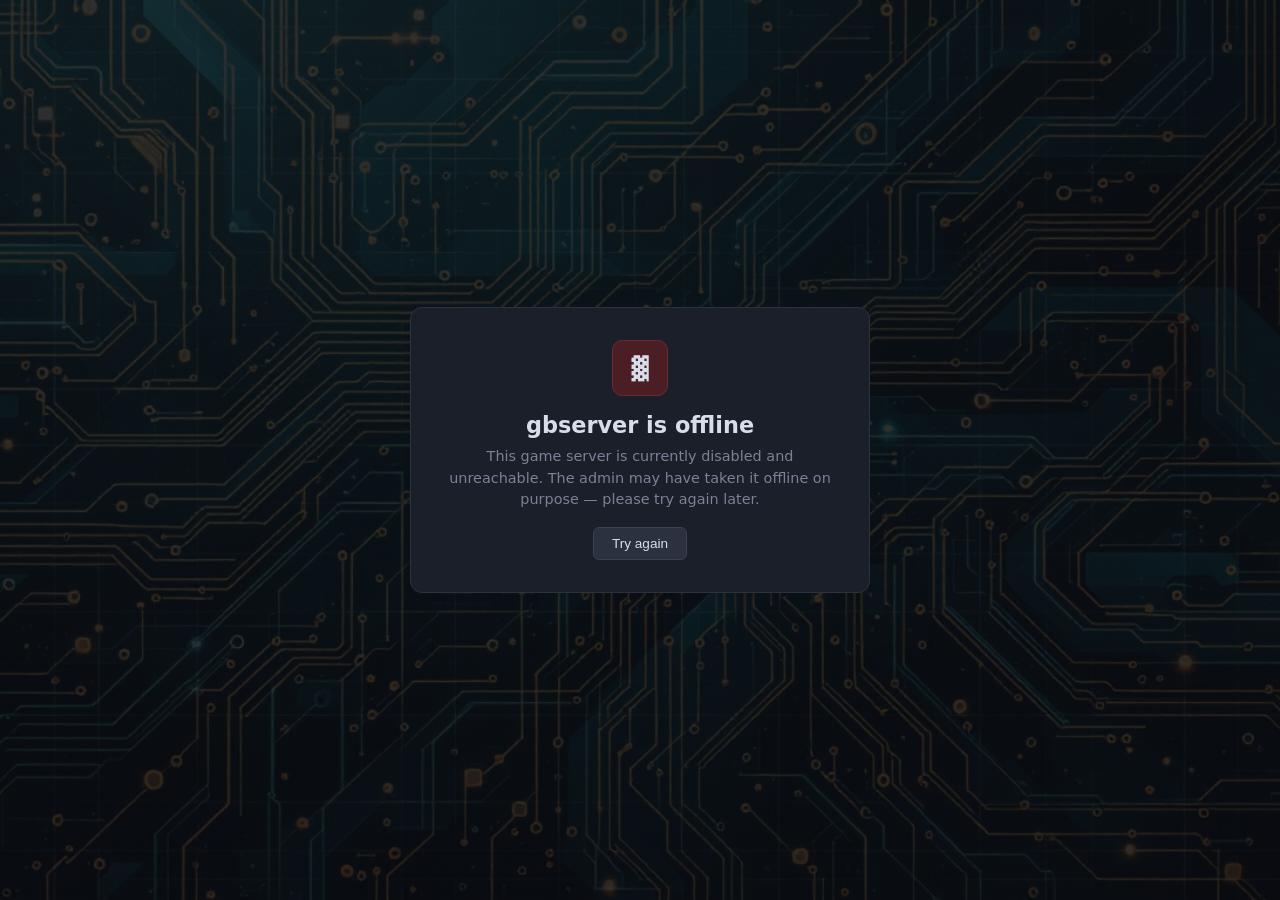
<file: templates/offline.html>
<!DOCTYPE html>
<html lang="en">
<head>
  <meta charset="UTF-8" />
  <meta name="viewport" content="width=device-width, initial-scale=1" />
  <title>gbserver is offline</title>
  <style>
    :root {
      --offline-bg: #12141a;
      --offline-panel: #1b1f29;
      --offline-border: #2c3140;
      --offline-text: #d8dee9;
      --offline-muted: #7a8296;
      --offline-accent: #f0a3ac;
      --offline-accent-dark: #4a1e24;
    }
    * { box-sizing: border-box; }
    html, body { height: 100%; }
    body {
      margin: 0;
      display: flex;
      align-items: center;
      justify-content: center;
      font-family: "Segoe UI", system-ui, sans-serif;
      background:
        linear-gradient(rgba(10, 11, 15, 0.85), rgba(10, 11, 15, 0.85)),
        url("/static/admin-bg.jpg") center / cover no-repeat fixed;
      color: var(--offline-text);
      padding: 24px;
    }
    .panel {
      background: var(--offline-panel);
      border: 1px solid var(--offline-border);
      border-radius: 12px;
      padding: 32px 28px;
      max-width: 460px;
      width: 100%;
      text-align: center;
    }
    .icon {
      width: 56px;
      height: 56px;
      margin: 0 auto 16px;
      border-radius: 10px;
      background: var(--offline-accent-dark);
      border: 1px solid #6e2830;
      display: flex;
      align-items: center;
      justify-content: center;
      font-size: 1.4rem;
    }
    h1 {
      margin: 0 0 8px;
      font-size: 1.4rem;
    }
    p {
      margin: 0 0 16px;
      color: var(--offline-muted);
      font-size: 0.9rem;
      line-height: 1.5;
    }
    button {
      background: #2c3140;
      color: var(--offline-text);
      border: 1px solid #3a3f52;
      border-radius: 6px;
      padding: 8px 18px;
      font-size: 0.85rem;
      cursor: pointer;
    }
    button:hover { background: #353b4d; border-color: #464d63; }
  </style>
</head>
<body>
  <div class="panel">
    <div class="icon">&#9619;</div>
    <h1>gbserver is offline</h1>
    <p>This game server is currently disabled and unreachable. The admin may have taken it offline on purpose &mdash; please try again later.</p>
    <button type="button" onclick="location.reload()">Try again</button>
  </div>
</body>
</html>
</file>
